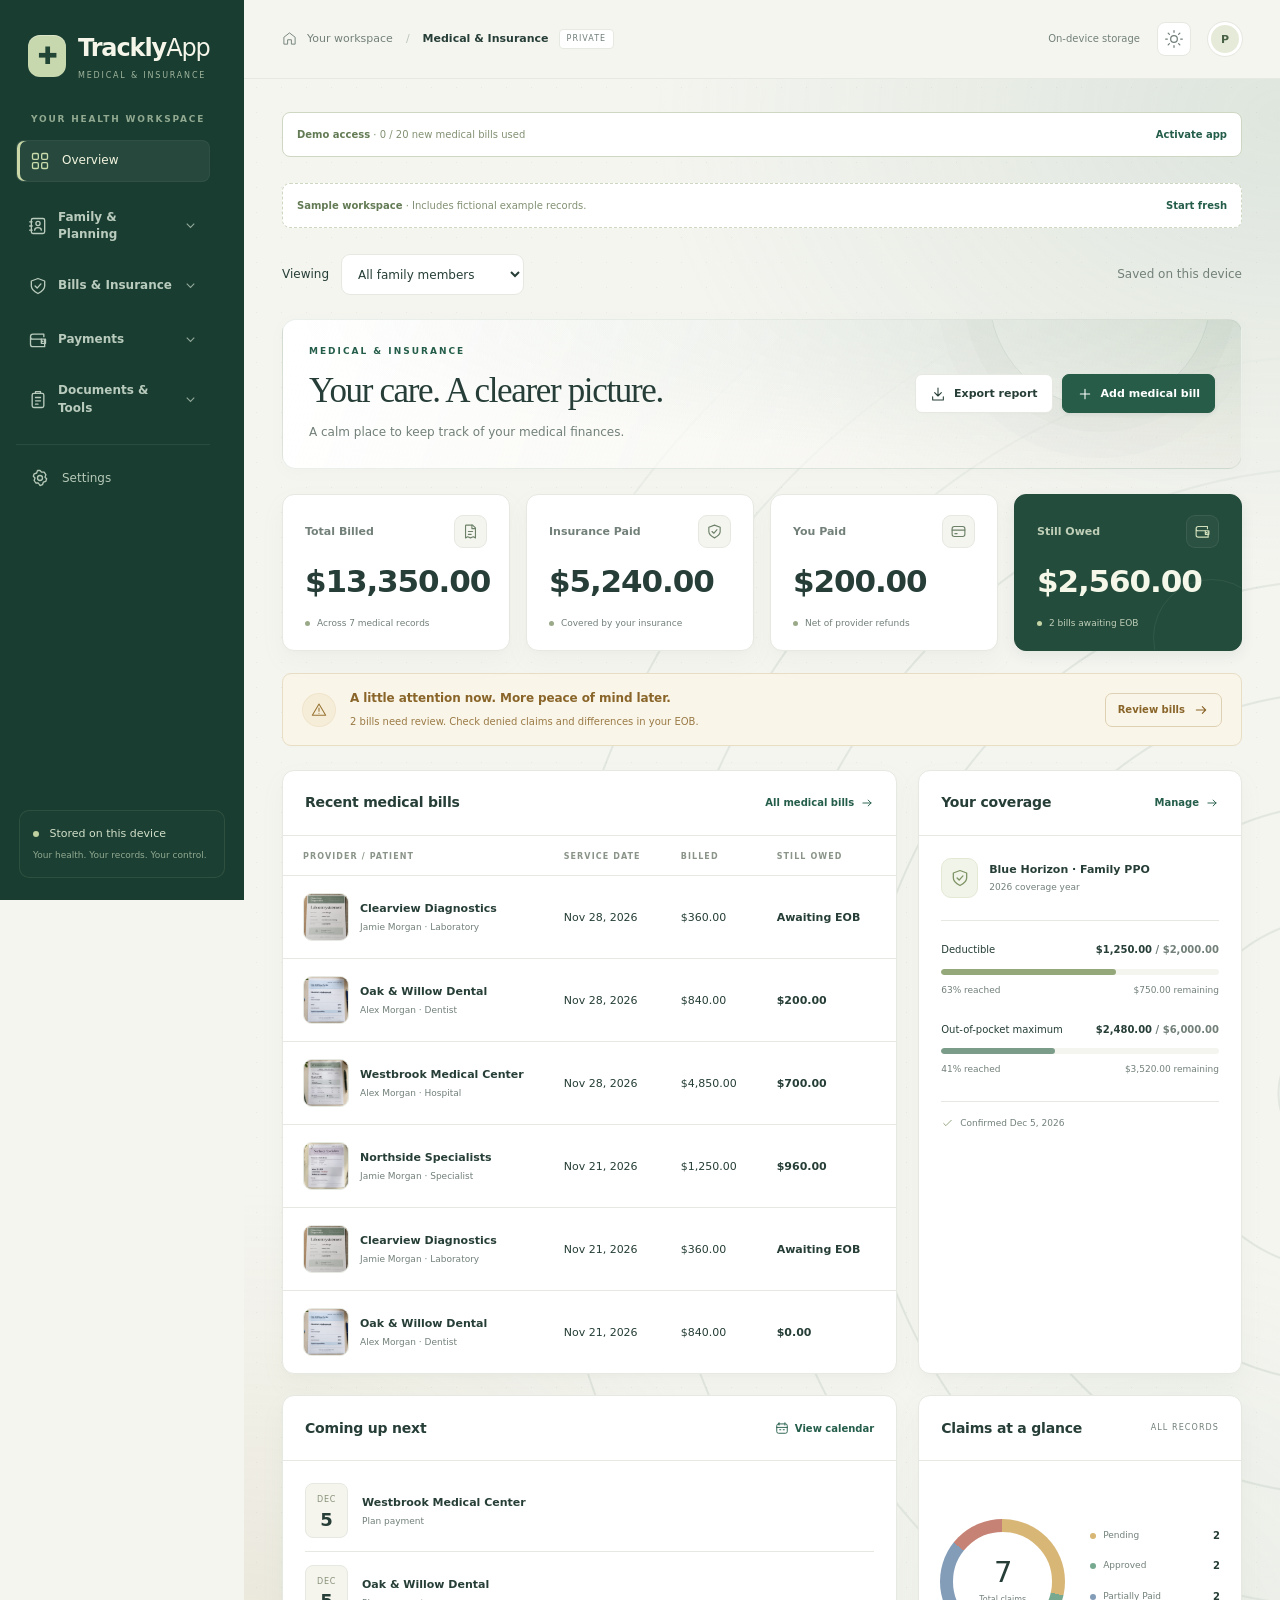
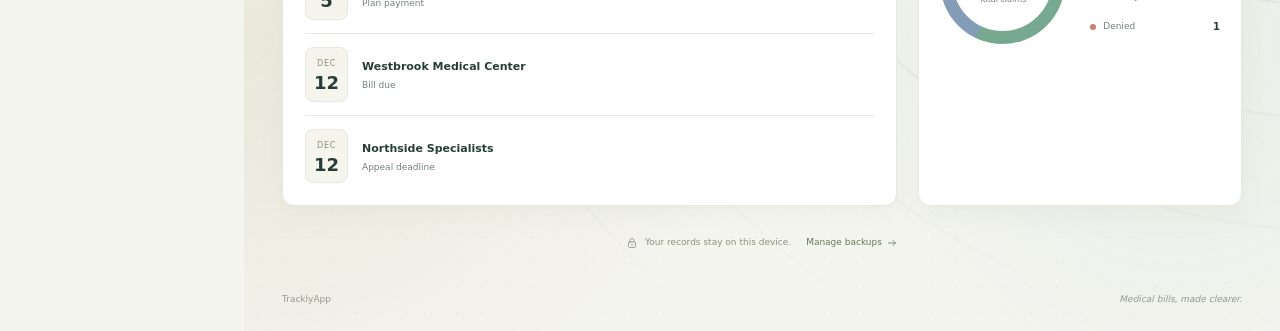
<file: index.html>
<!doctype html>
<html lang="en"><head><meta charset="utf-8"><meta name="viewport" content="width=device-width, initial-scale=1"><meta name="theme-color" content="#193d31"><meta name="description" content="Private, offline medical bills and insurance claim tracking."><link rel="manifest" href="./manifest.webmanifest"><link rel="icon" href="./icon.svg" type="image/svg+xml"><link rel="stylesheet" href="./styles.css"><title>TracklyApp · Medical & Insurance</title><script src="./sample-photos.js" defer></script><script src="./core.js" defer></script><script src="./vendor/pdf-lib.min.js" defer></script><script src="./vendor/fontkit.umd.min.js" defer></script><script src="./vendor/tesseract.min.js" defer></script><script src="./secure-store.js" defer></script><script src="./feature-data.js" defer></script><script src="./feature-pdf.js" defer></script><script src="./features.js" defer></script><script src="./app.js" defer></script></head>
<body>
<aside class="sidebar"><div class="mobile-nav-header"><a class="mobile-brand" href="#dashboard" aria-label="TracklyApp overview"><span class="brand-icon" aria-hidden="true">✚</span>TracklyApp</a><button type="button" class="mobile-menu-toggle" id="mobile-menu-toggle" data-action="mobile-menu" aria-controls="nav" aria-expanded="false" aria-label="Open navigation menu"><svg class="ui-icon" viewBox="0 0 24 24" fill="none" stroke="currentColor" stroke-width="1.7" stroke-linecap="round" aria-hidden="true"><path d="M4 6h16M4 12h16M4 18h16"/></svg><span id="mobile-menu-label">Menu</span></button></div><a class="brand" href="#dashboard"><span class="brand-icon">✚</span><span>Trackly<span class="brand-light">App</span><small>MEDICAL & INSURANCE</small></span></a><div class="nav-label">YOUR HEALTH WORKSPACE</div><nav id="nav" aria-label="Main navigation"></nav><div class="sidebar-foot"><span class="privacy-dot"></span> Stored on this device<small>Your health. Your records. Your control.</small></div></aside>
<div class="shell"><header class="topbar"><span class="workspace"><svg class="ui-icon" viewBox="0 0 24 24" fill="none" stroke="currentColor" stroke-width="1.5" aria-hidden="true"><path d="m3 10 9-7 9 7v11h-6v-7H9v7H3Z"/></svg><span>Your workspace</span><span class="workspace-divider">/</span><strong>Medical &amp; Insurance</strong><span class="pill">PRIVATE</span></span><div class="top-actions"><span id="offline-status"></span><button id="theme" class="icon-button" aria-label="Toggle light and dark theme"><svg class="ui-icon" viewBox="0 0 24 24" fill="none" stroke="currentColor" stroke-width="1.5" stroke-linecap="round" aria-hidden="true"><circle cx="12" cy="12" r="4"/><path d="M12 2v2M12 20v2M2 12h2M20 12h2M5 5l1.5 1.5m11 11L19 19M5 19l1.5-1.5m11-11L19 5"/></svg></button><button id="install" class="button subtle" hidden>Install app</button><button type="button" class="avatar" data-action="edit-profile" aria-label="Edit profile: Personal" title="Personal · Edit profile">P</button></div></header>
<main id="main" tabindex="-1"></main><footer>TracklyApp <span>Medical bills, made clearer.</span></footer></div>
<dialog id="dialog"><div id="dialog-content"></div></dialog><div id="toast" role="status" aria-live="polite"></div>
</body></html>
</file>
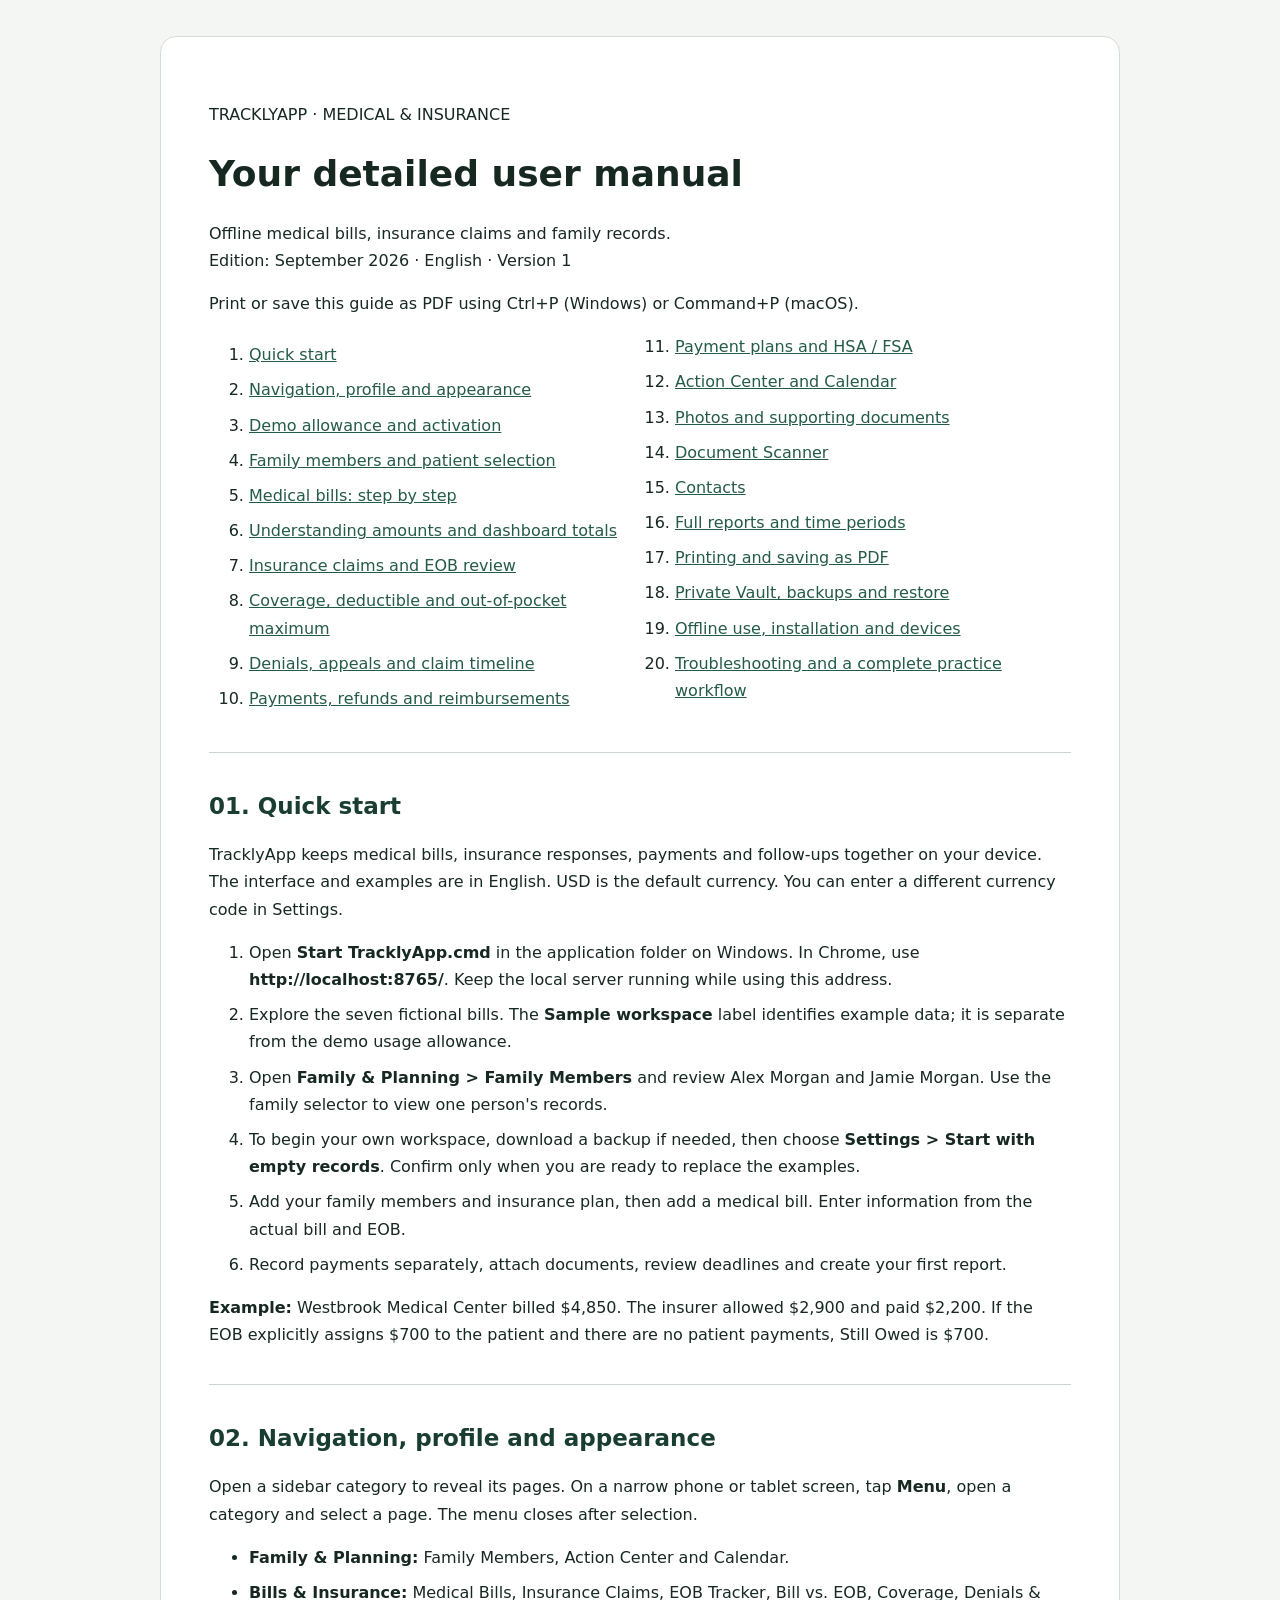
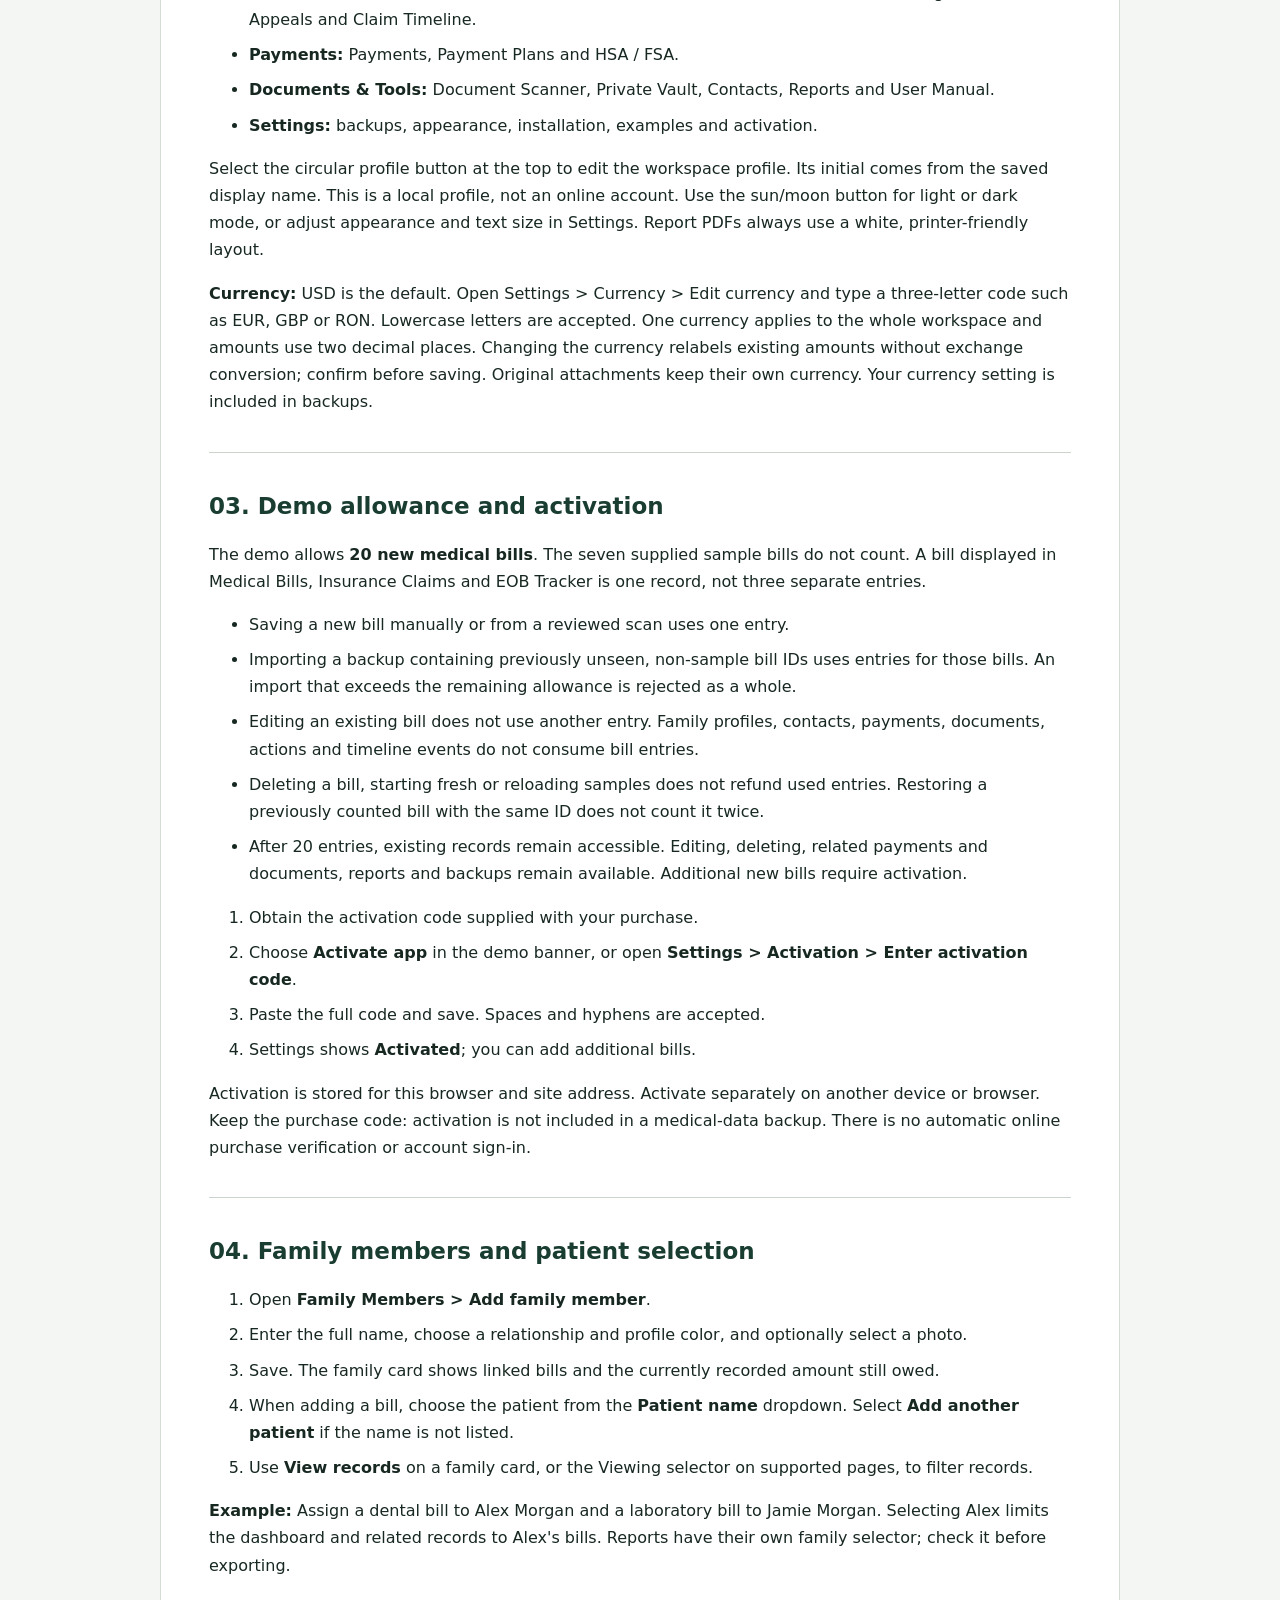
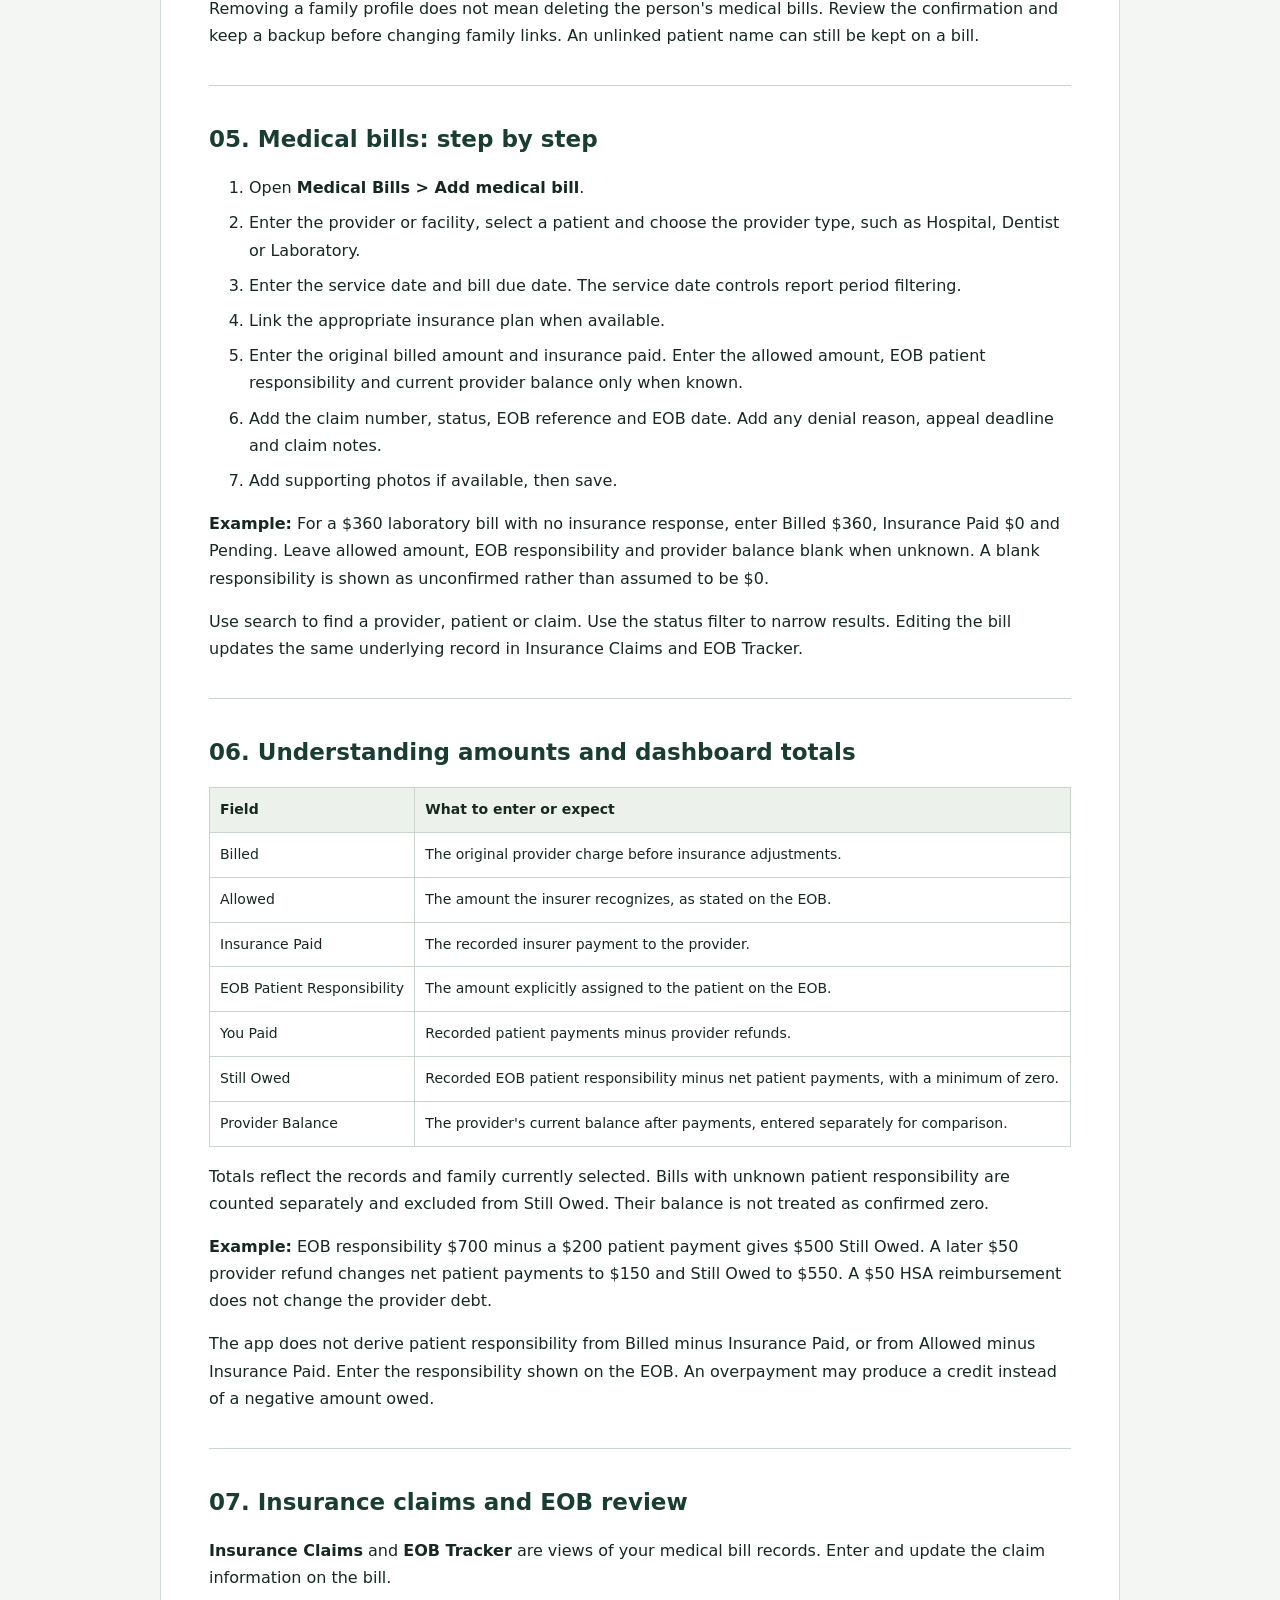
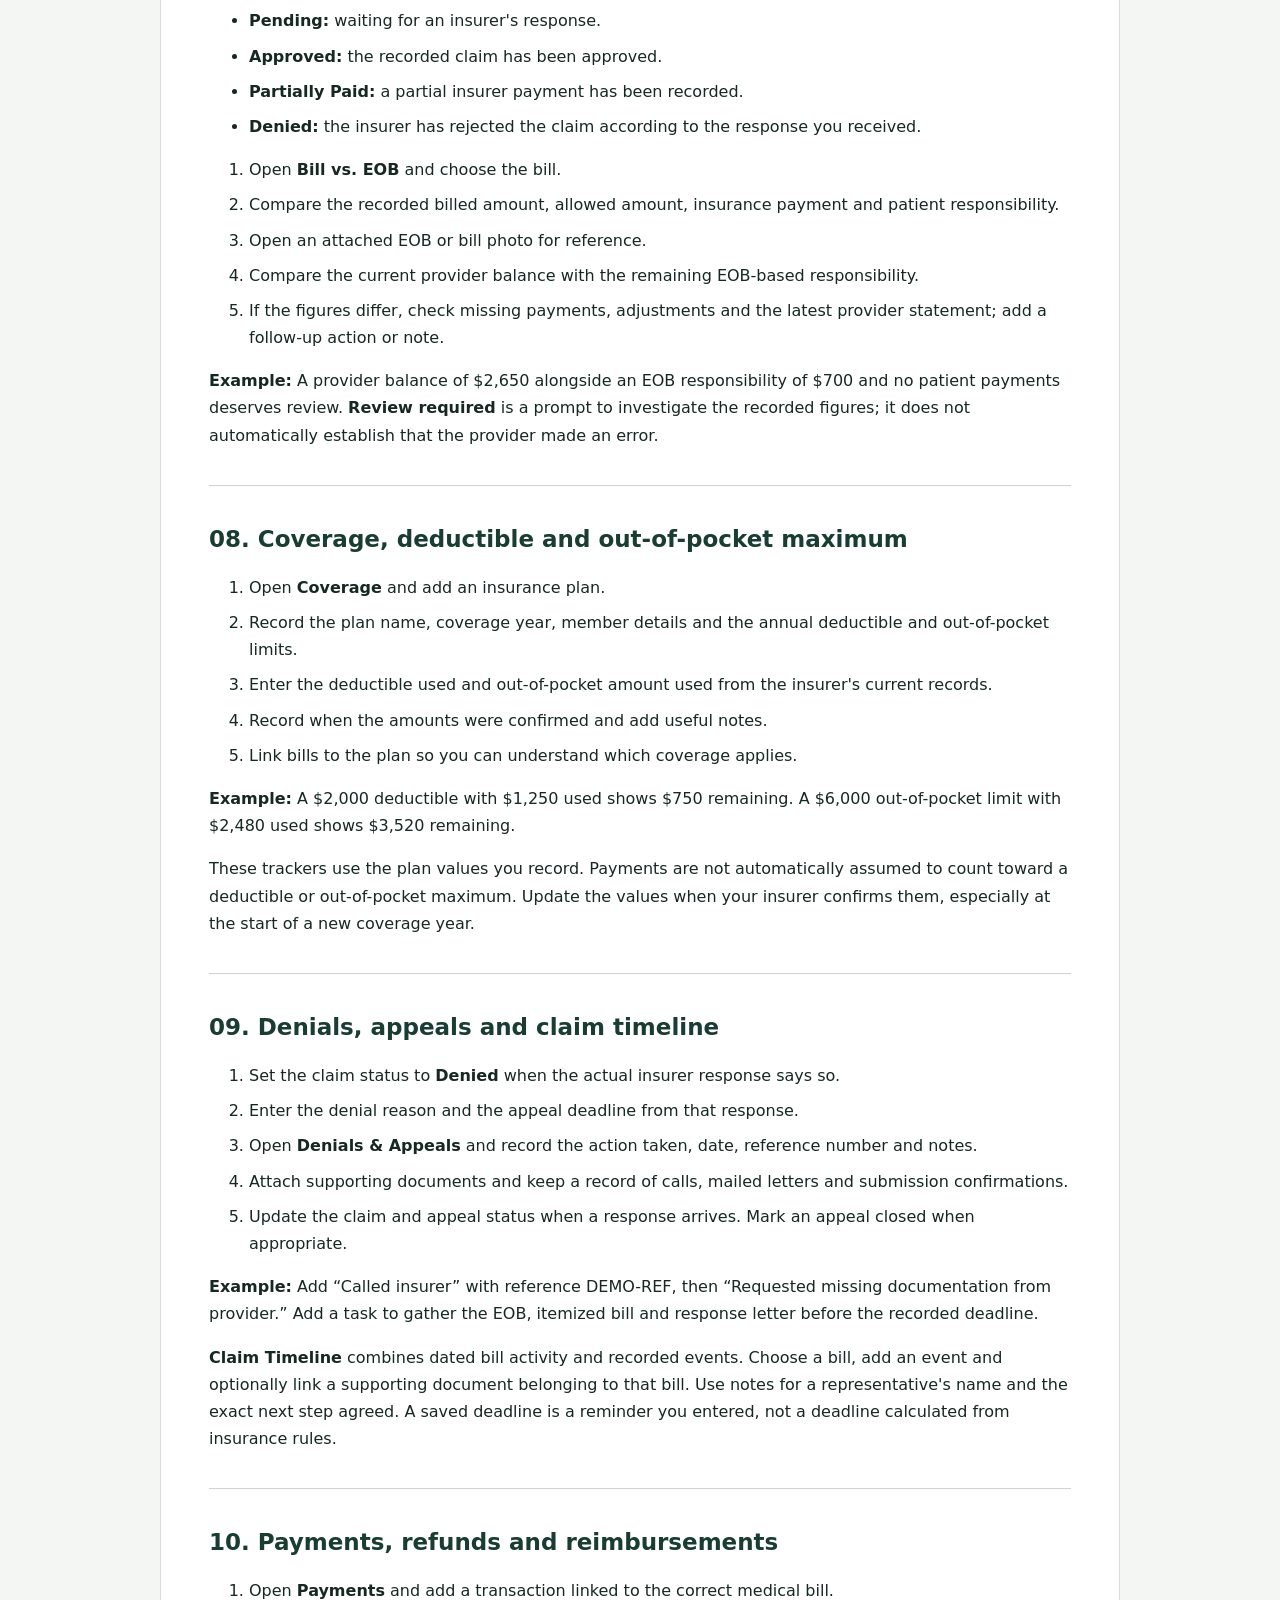
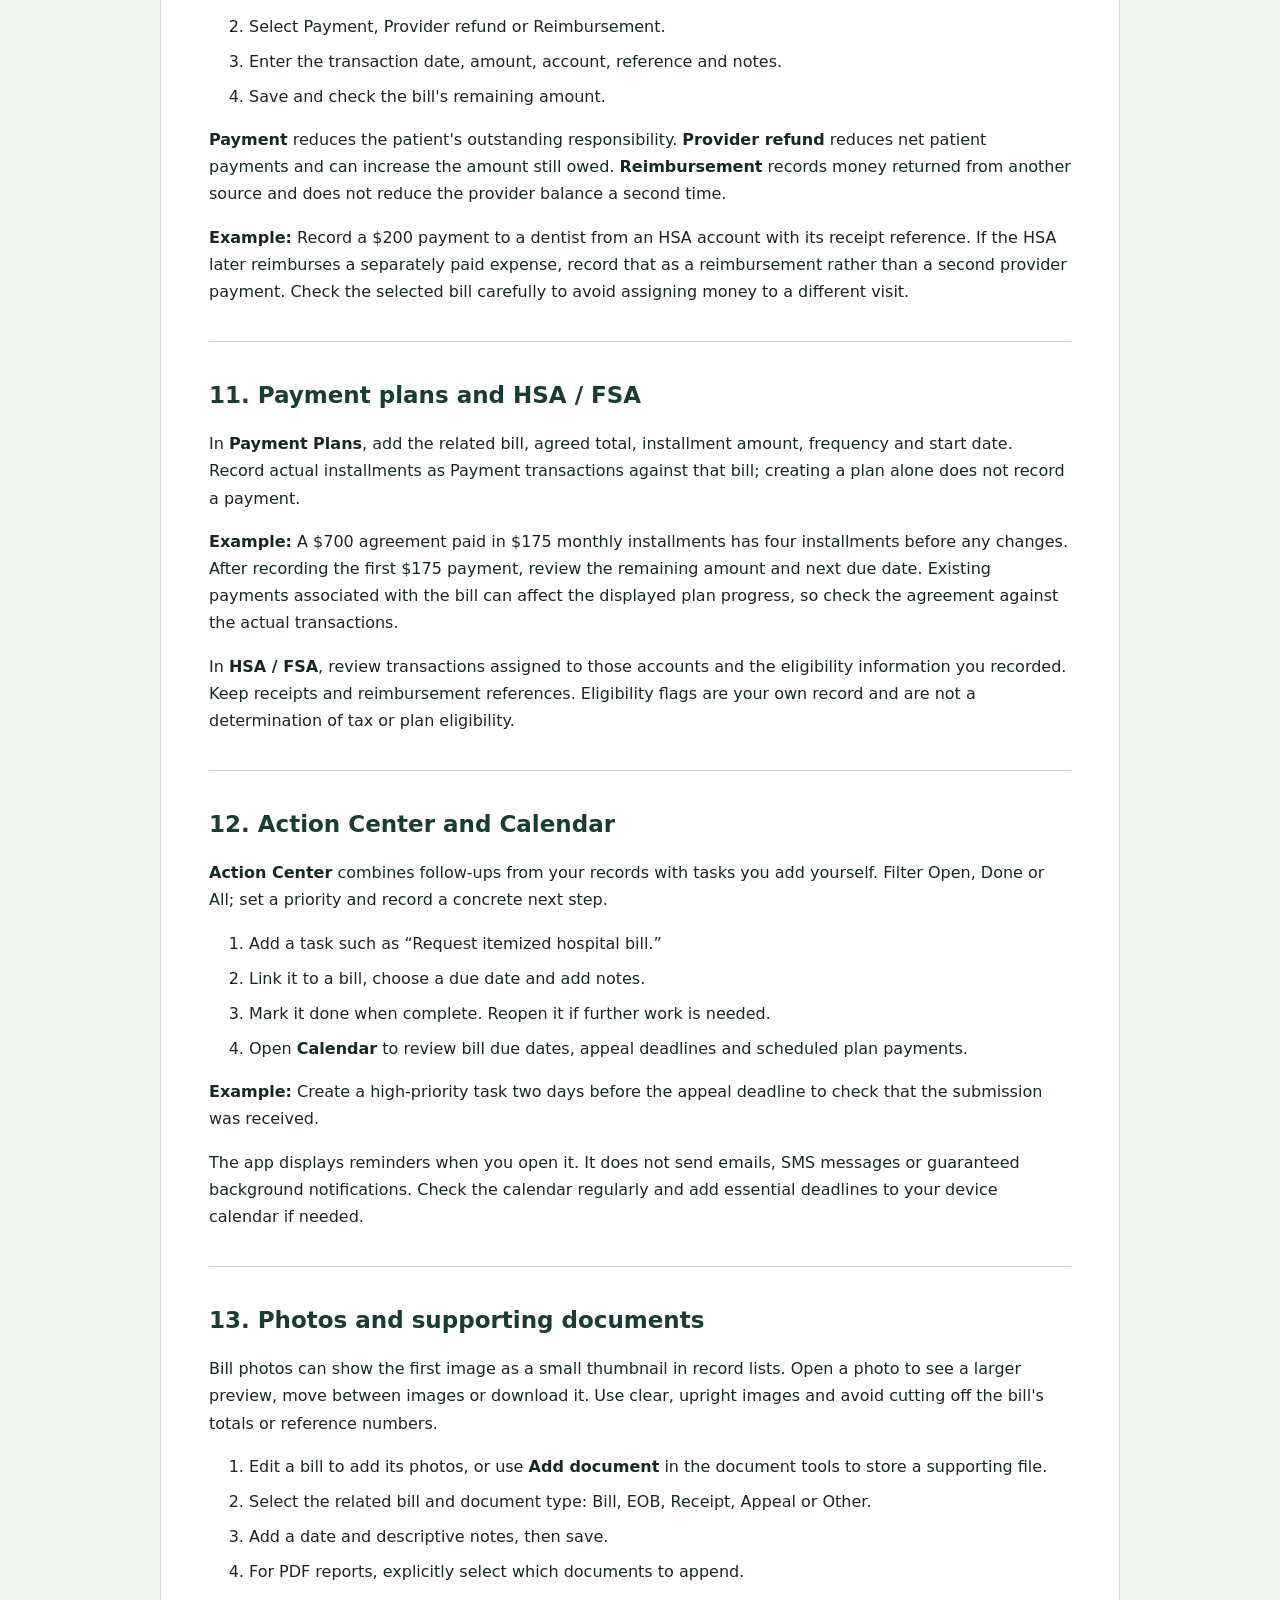
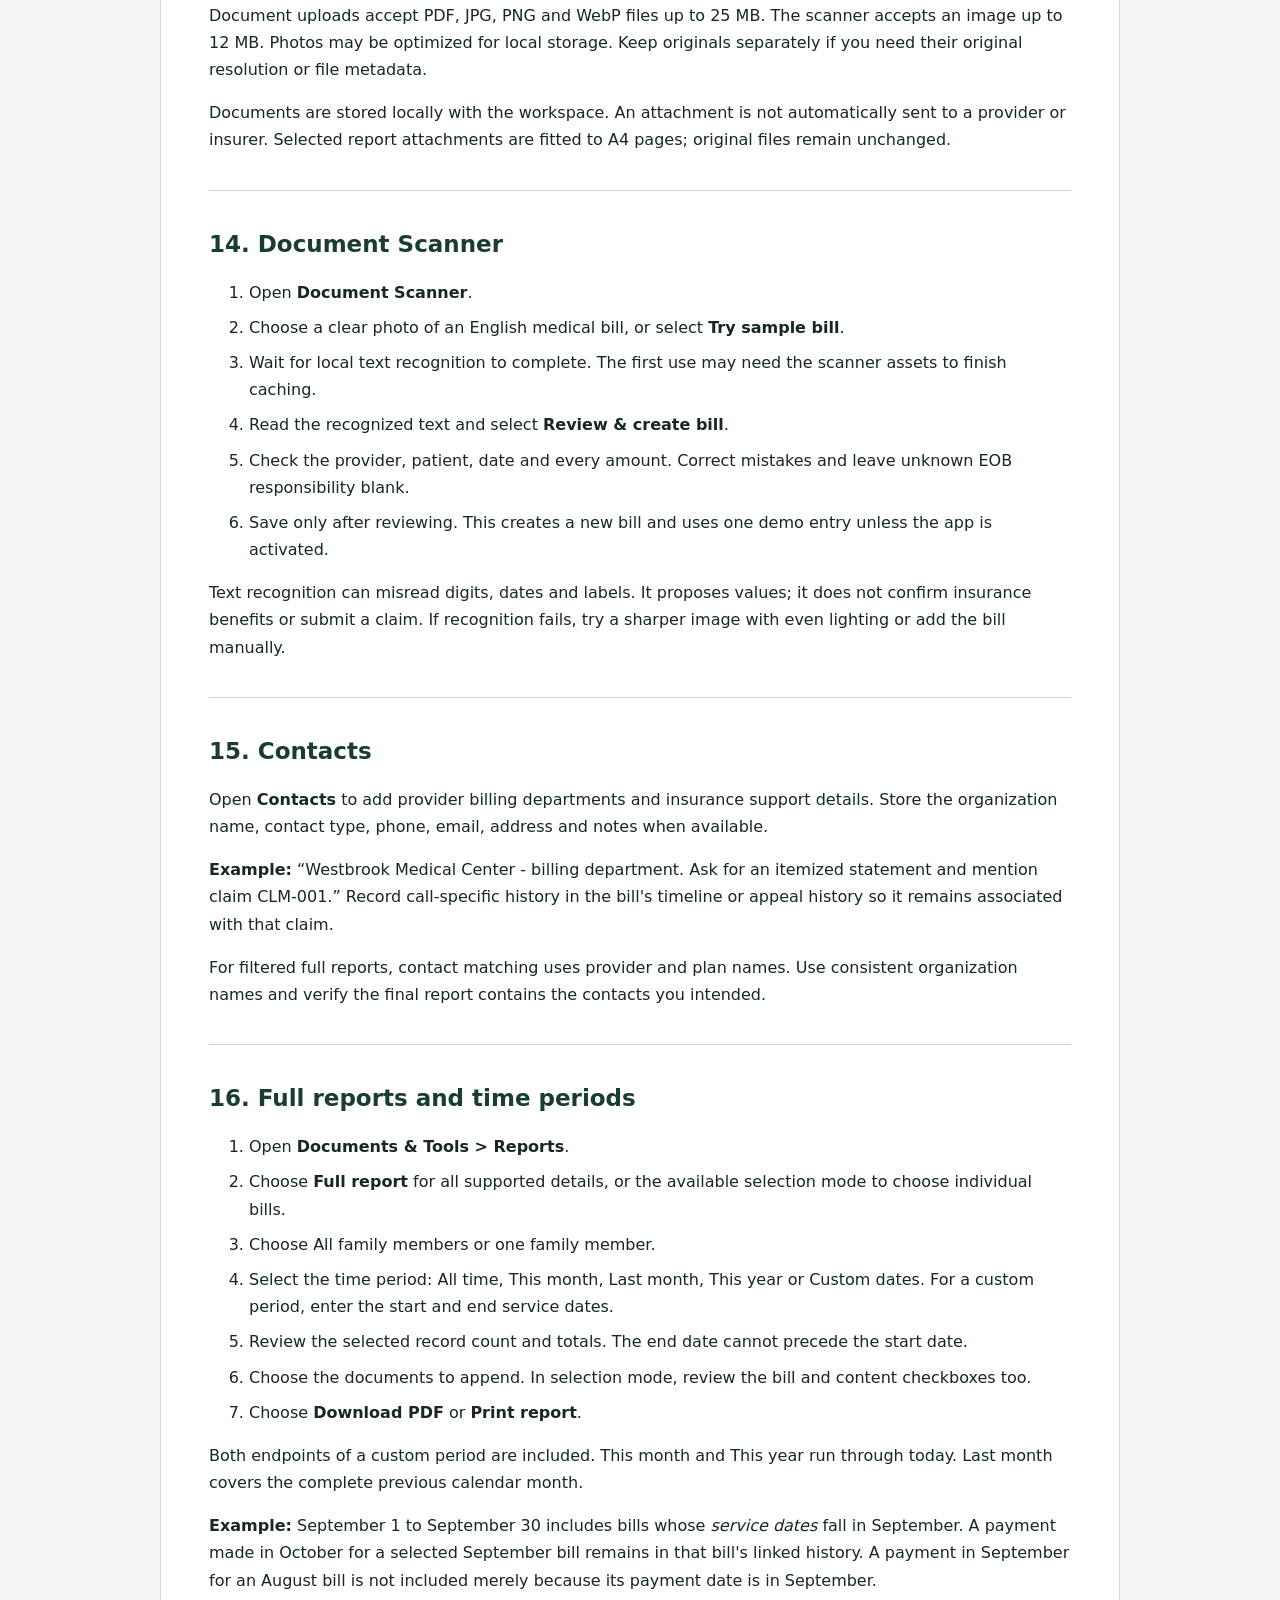
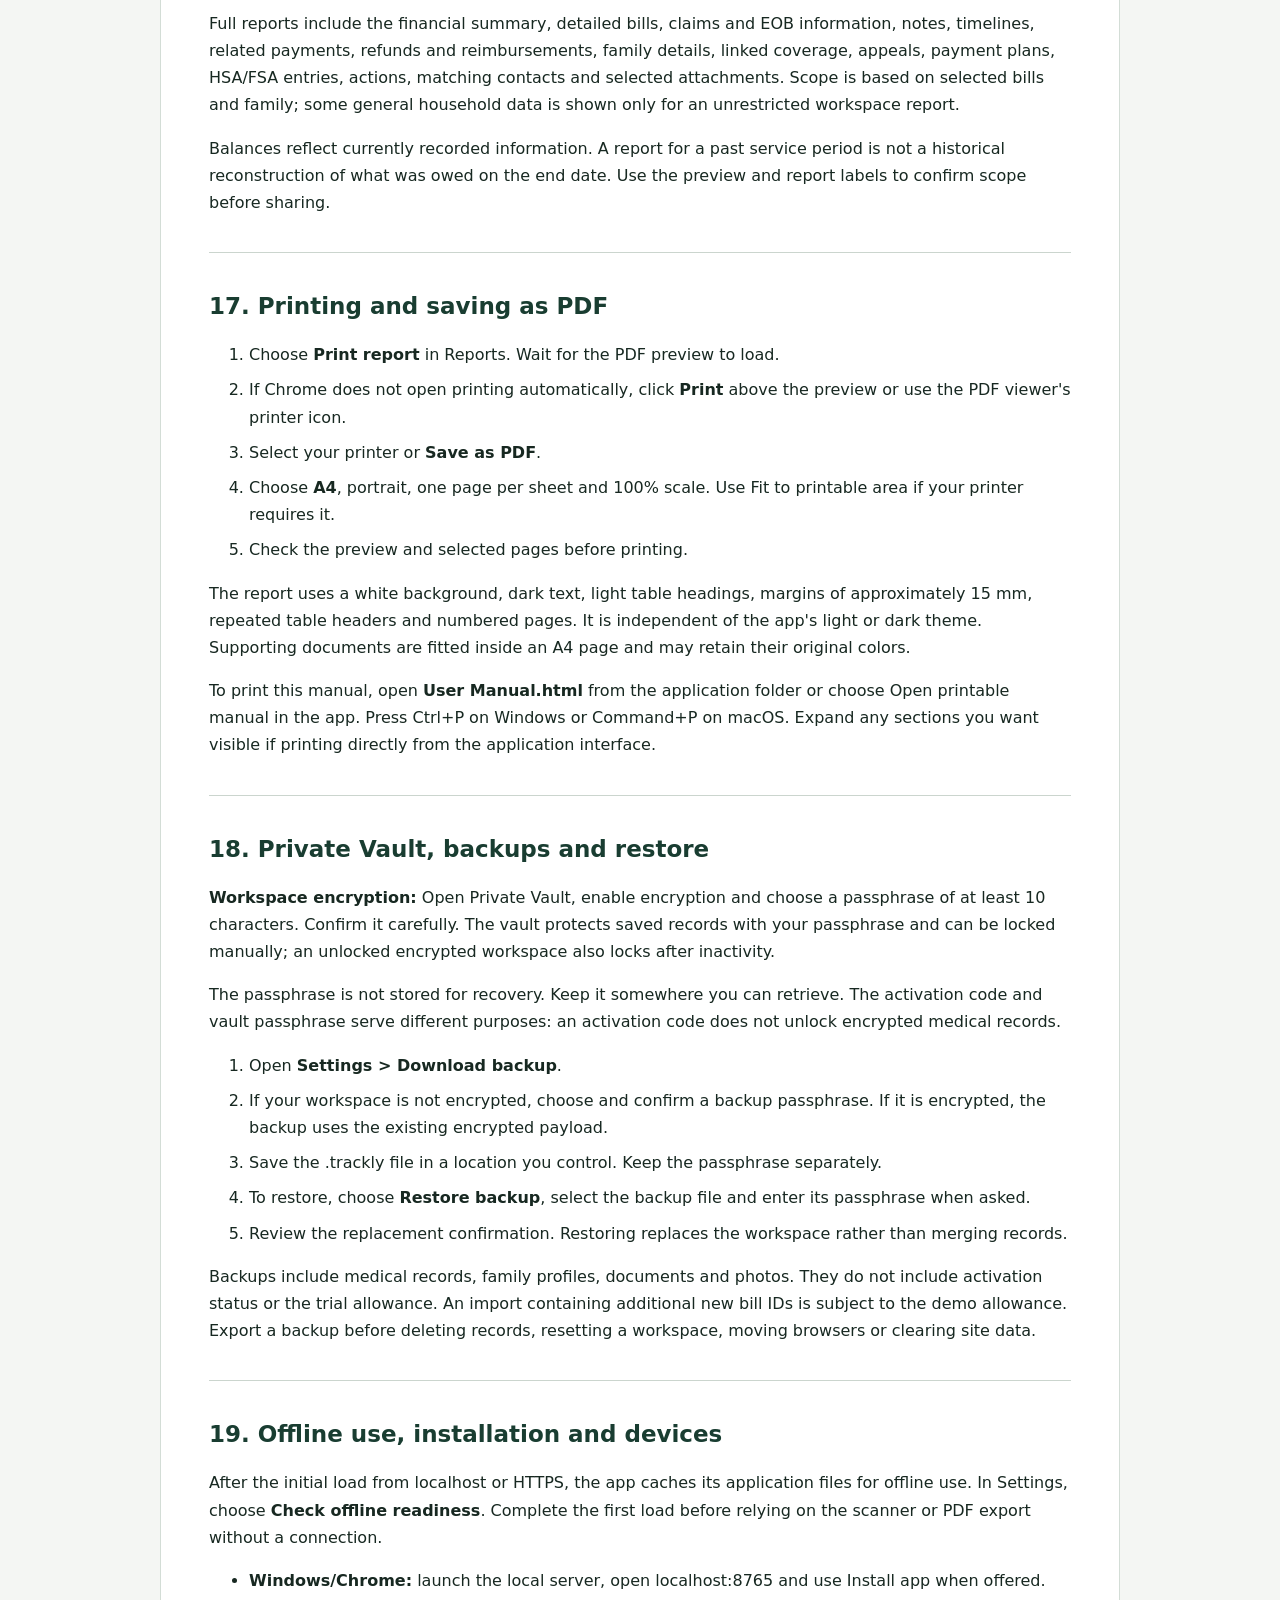
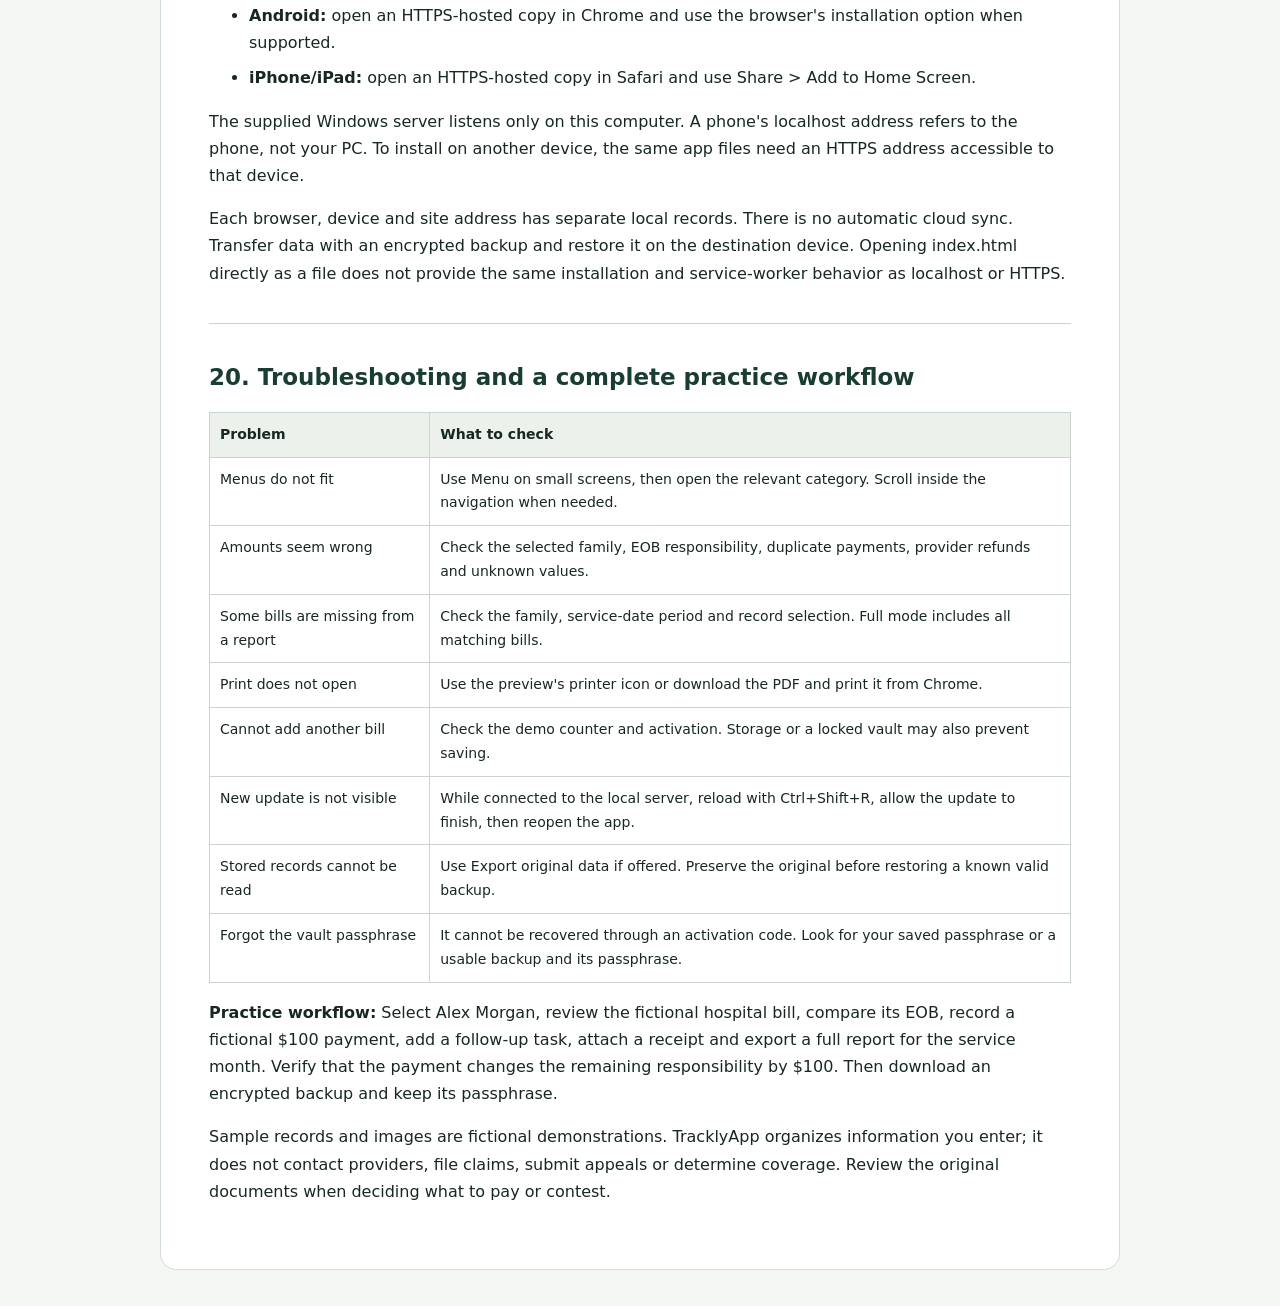
<file: User Manual.html>
<!doctype html><html lang="en"><head><meta charset="utf-8"><meta name="viewport" content="width=device-width,initial-scale=1"><title>TracklyApp - Detailed User Manual</title><style>*{box-sizing:border-box}body{margin:0;background:#f4f6f3;color:#172821;font:16px/1.7 system-ui,Arial,sans-serif}main{max-width:960px;margin:36px auto;padding:48px;background:white;border:1px solid #d3ddd6;border-radius:16px}h1{font-size:36px;line-height:1.2}h2{font-size:23px;line-height:1.3;color:#193d31}a{color:#245b47}section{border-top:1px solid #cbd5ce;margin-top:36px;padding-top:20px}table{width:100%;border-collapse:collapse;font-size:14px}td,th{padding:10px;border:1px solid #cbd5ce;text-align:left;vertical-align:top}th{background:#edf1eb}li{margin:8px 0}.toc{columns:2;column-gap:30px}.toc li{break-inside:avoid}@media(max-width:640px){main{margin:0;padding:22px;border:0;border-radius:0}.toc{columns:1}table{font-size:12px}}@page{size:A4;margin:16mm}@media print{body{background:white;font:10.5pt/1.5 Arial,sans-serif;color:#111}main{max-width:none;margin:0;padding:0;border:0}h1{font-size:25pt}h2{font-size:15pt;color:#111;break-after:avoid}h3,p{orphans:3;widows:3}tr{break-inside:avoid}thead{display:table-header-group}section{margin-top:20pt;padding-top:12pt}a{color:#111;text-decoration:none}.screen-only{display:none}table{font-size:9.5pt}}</style></head><body><main><p>TRACKLYAPP · MEDICAL &amp; INSURANCE</p><h1>Your detailed user manual</h1><p>Offline medical bills, insurance claims and family records.<br>Edition: September 2026 · English · Version 1</p><p class="screen-only">Print or save this guide as PDF using Ctrl+P (Windows) or Command+P (macOS).</p><nav aria-label="Manual contents"><ol class="toc"><li><a href="#guide-1">Quick start</a></li><li><a href="#guide-2">Navigation, profile and appearance</a></li><li><a href="#guide-3">Demo allowance and activation</a></li><li><a href="#guide-4">Family members and patient selection</a></li><li><a href="#guide-5">Medical bills: step by step</a></li><li><a href="#guide-6">Understanding amounts and dashboard totals</a></li><li><a href="#guide-7">Insurance claims and EOB review</a></li><li><a href="#guide-8">Coverage, deductible and out-of-pocket maximum</a></li><li><a href="#guide-9">Denials, appeals and claim timeline</a></li><li><a href="#guide-10">Payments, refunds and reimbursements</a></li><li><a href="#guide-11">Payment plans and HSA / FSA</a></li><li><a href="#guide-12">Action Center and Calendar</a></li><li><a href="#guide-13">Photos and supporting documents</a></li><li><a href="#guide-14">Document Scanner</a></li><li><a href="#guide-15">Contacts</a></li><li><a href="#guide-16">Full reports and time periods</a></li><li><a href="#guide-17">Printing and saving as PDF</a></li><li><a href="#guide-18">Private Vault, backups and restore</a></li><li><a href="#guide-19">Offline use, installation and devices</a></li><li><a href="#guide-20">Troubleshooting and a complete practice workflow</a></li></ol></nav><section class="manual-chapter" id="guide-1"><h2>01. Quick start</h2><p>TracklyApp keeps medical bills, insurance responses, payments and follow-ups together on your device. The interface and examples are in English. USD is the default currency. You can enter a different currency code in Settings.</p><ol><li>Open <strong>Start TracklyApp.cmd</strong> in the application folder on Windows. In Chrome, use <strong>http://localhost:8765/</strong>. Keep the local server running while using this address.</li><li>Explore the seven fictional bills. The <strong>Sample workspace</strong> label identifies example data; it is separate from the demo usage allowance.</li><li>Open <strong>Family &amp; Planning &gt; Family Members</strong> and review Alex Morgan and Jamie Morgan. Use the family selector to view one person's records.</li><li>To begin your own workspace, download a backup if needed, then choose <strong>Settings &gt; Start with empty records</strong>. Confirm only when you are ready to replace the examples.</li><li>Add your family members and insurance plan, then add a medical bill. Enter information from the actual bill and EOB.</li><li>Record payments separately, attach documents, review deadlines and create your first report.</li></ol><p><strong>Example:</strong> Westbrook Medical Center billed $4,850. The insurer allowed $2,900 and paid $2,200. If the EOB explicitly assigns $700 to the patient and there are no patient payments, Still Owed is $700.</p></section>
<section class="manual-chapter" id="guide-2"><h2>02. Navigation, profile and appearance</h2><p>Open a sidebar category to reveal its pages. On a narrow phone or tablet screen, tap <strong>Menu</strong>, open a category and select a page. The menu closes after selection.</p><ul><li><strong>Family &amp; Planning:</strong> Family Members, Action Center and Calendar.</li><li><strong>Bills &amp; Insurance:</strong> Medical Bills, Insurance Claims, EOB Tracker, Bill vs. EOB, Coverage, Denials &amp; Appeals and Claim Timeline.</li><li><strong>Payments:</strong> Payments, Payment Plans and HSA / FSA.</li><li><strong>Documents &amp; Tools:</strong> Document Scanner, Private Vault, Contacts, Reports and User Manual.</li><li><strong>Settings:</strong> backups, appearance, installation, examples and activation.</li></ul><p>Select the circular profile button at the top to edit the workspace profile. Its initial comes from the saved display name. This is a local profile, not an online account. Use the sun/moon button for light or dark mode, or adjust appearance and text size in Settings. Report PDFs always use a white, printer-friendly layout.</p><p><strong>Currency:</strong> USD is the default. Open Settings &gt; Currency &gt; Edit currency and type a three-letter code such as EUR, GBP or RON. Lowercase letters are accepted. One currency applies to the whole workspace and amounts use two decimal places. Changing the currency relabels existing amounts without exchange conversion; confirm before saving. Original attachments keep their own currency. Your currency setting is included in backups.</p></section>
<section class="manual-chapter" id="guide-3"><h2>03. Demo allowance and activation</h2><p>The demo allows <strong>20 new medical bills</strong>. The seven supplied sample bills do not count. A bill displayed in Medical Bills, Insurance Claims and EOB Tracker is one record, not three separate entries.</p><ul><li>Saving a new bill manually or from a reviewed scan uses one entry.</li><li>Importing a backup containing previously unseen, non-sample bill IDs uses entries for those bills. An import that exceeds the remaining allowance is rejected as a whole.</li><li>Editing an existing bill does not use another entry. Family profiles, contacts, payments, documents, actions and timeline events do not consume bill entries.</li><li>Deleting a bill, starting fresh or reloading samples does not refund used entries. Restoring a previously counted bill with the same ID does not count it twice.</li><li>After 20 entries, existing records remain accessible. Editing, deleting, related payments and documents, reports and backups remain available. Additional new bills require activation.</li></ul><ol><li>Obtain the activation code supplied with your purchase.</li><li>Choose <strong>Activate app</strong> in the demo banner, or open <strong>Settings &gt; Activation &gt; Enter activation code</strong>.</li><li>Paste the full code and save. Spaces and hyphens are accepted.</li><li>Settings shows <strong>Activated</strong>; you can add additional bills.</li></ol><p>Activation is stored for this browser and site address. Activate separately on another device or browser. Keep the purchase code: activation is not included in a medical-data backup. There is no automatic online purchase verification or account sign-in.</p></section>
<section class="manual-chapter" id="guide-4"><h2>04. Family members and patient selection</h2><ol><li>Open <strong>Family Members &gt; Add family member</strong>.</li><li>Enter the full name, choose a relationship and profile color, and optionally select a photo.</li><li>Save. The family card shows linked bills and the currently recorded amount still owed.</li><li>When adding a bill, choose the patient from the <strong>Patient name</strong> dropdown. Select <strong>Add another patient</strong> if the name is not listed.</li><li>Use <strong>View records</strong> on a family card, or the Viewing selector on supported pages, to filter records.</li></ol><p><strong>Example:</strong> Assign a dental bill to Alex Morgan and a laboratory bill to Jamie Morgan. Selecting Alex limits the dashboard and related records to Alex's bills. Reports have their own family selector; check it before exporting.</p><p>Removing a family profile does not mean deleting the person's medical bills. Review the confirmation and keep a backup before changing family links. An unlinked patient name can still be kept on a bill.</p></section>
<section class="manual-chapter" id="guide-5"><h2>05. Medical bills: step by step</h2><ol><li>Open <strong>Medical Bills &gt; Add medical bill</strong>.</li><li>Enter the provider or facility, select a patient and choose the provider type, such as Hospital, Dentist or Laboratory.</li><li>Enter the service date and bill due date. The service date controls report period filtering.</li><li>Link the appropriate insurance plan when available.</li><li>Enter the original billed amount and insurance paid. Enter the allowed amount, EOB patient responsibility and current provider balance only when known.</li><li>Add the claim number, status, EOB reference and EOB date. Add any denial reason, appeal deadline and claim notes.</li><li>Add supporting photos if available, then save.</li></ol><p><strong>Example:</strong> For a $360 laboratory bill with no insurance response, enter Billed $360, Insurance Paid $0 and Pending. Leave allowed amount, EOB responsibility and provider balance blank when unknown. A blank responsibility is shown as unconfirmed rather than assumed to be $0.</p><p>Use search to find a provider, patient or claim. Use the status filter to narrow results. Editing the bill updates the same underlying record in Insurance Claims and EOB Tracker.</p></section>
<section class="manual-chapter" id="guide-6"><h2>06. Understanding amounts and dashboard totals</h2><table><thead><tr><th>Field</th><th>What to enter or expect</th></tr></thead><tbody><tr><td>Billed</td><td>The original provider charge before insurance adjustments.</td></tr><tr><td>Allowed</td><td>The amount the insurer recognizes, as stated on the EOB.</td></tr><tr><td>Insurance Paid</td><td>The recorded insurer payment to the provider.</td></tr><tr><td>EOB Patient Responsibility</td><td>The amount explicitly assigned to the patient on the EOB.</td></tr><tr><td>You Paid</td><td>Recorded patient payments minus provider refunds.</td></tr><tr><td>Still Owed</td><td>Recorded EOB patient responsibility minus net patient payments, with a minimum of zero.</td></tr><tr><td>Provider Balance</td><td>The provider's current balance after payments, entered separately for comparison.</td></tr></tbody></table><p>Totals reflect the records and family currently selected. Bills with unknown patient responsibility are counted separately and excluded from Still Owed. Their balance is not treated as confirmed zero.</p><p><strong>Example:</strong> EOB responsibility $700 minus a $200 patient payment gives $500 Still Owed. A later $50 provider refund changes net patient payments to $150 and Still Owed to $550. A $50 HSA reimbursement does not change the provider debt.</p><p>The app does not derive patient responsibility from Billed minus Insurance Paid, or from Allowed minus Insurance Paid. Enter the responsibility shown on the EOB. An overpayment may produce a credit instead of a negative amount owed.</p></section>
<section class="manual-chapter" id="guide-7"><h2>07. Insurance claims and EOB review</h2><p><strong>Insurance Claims</strong> and <strong>EOB Tracker</strong> are views of your medical bill records. Enter and update the claim information on the bill.</p><ul><li><strong>Pending:</strong> waiting for an insurer's response.</li><li><strong>Approved:</strong> the recorded claim has been approved.</li><li><strong>Partially Paid:</strong> a partial insurer payment has been recorded.</li><li><strong>Denied:</strong> the insurer has rejected the claim according to the response you received.</li></ul><ol><li>Open <strong>Bill vs. EOB</strong> and choose the bill.</li><li>Compare the recorded billed amount, allowed amount, insurance payment and patient responsibility.</li><li>Open an attached EOB or bill photo for reference.</li><li>Compare the current provider balance with the remaining EOB-based responsibility.</li><li>If the figures differ, check missing payments, adjustments and the latest provider statement; add a follow-up action or note.</li></ol><p><strong>Example:</strong> A provider balance of $2,650 alongside an EOB responsibility of $700 and no patient payments deserves review. <strong>Review required</strong> is a prompt to investigate the recorded figures; it does not automatically establish that the provider made an error.</p></section>
<section class="manual-chapter" id="guide-8"><h2>08. Coverage, deductible and out-of-pocket maximum</h2><ol><li>Open <strong>Coverage</strong> and add an insurance plan.</li><li>Record the plan name, coverage year, member details and the annual deductible and out-of-pocket limits.</li><li>Enter the deductible used and out-of-pocket amount used from the insurer's current records.</li><li>Record when the amounts were confirmed and add useful notes.</li><li>Link bills to the plan so you can understand which coverage applies.</li></ol><p><strong>Example:</strong> A $2,000 deductible with $1,250 used shows $750 remaining. A $6,000 out-of-pocket limit with $2,480 used shows $3,520 remaining.</p><p>These trackers use the plan values you record. Payments are not automatically assumed to count toward a deductible or out-of-pocket maximum. Update the values when your insurer confirms them, especially at the start of a new coverage year.</p></section>
<section class="manual-chapter" id="guide-9"><h2>09. Denials, appeals and claim timeline</h2><ol><li>Set the claim status to <strong>Denied</strong> when the actual insurer response says so.</li><li>Enter the denial reason and the appeal deadline from that response.</li><li>Open <strong>Denials &amp; Appeals</strong> and record the action taken, date, reference number and notes.</li><li>Attach supporting documents and keep a record of calls, mailed letters and submission confirmations.</li><li>Update the claim and appeal status when a response arrives. Mark an appeal closed when appropriate.</li></ol><p><strong>Example:</strong> Add “Called insurer” with reference DEMO-REF, then “Requested missing documentation from provider.” Add a task to gather the EOB, itemized bill and response letter before the recorded deadline.</p><p><strong>Claim Timeline</strong> combines dated bill activity and recorded events. Choose a bill, add an event and optionally link a supporting document belonging to that bill. Use notes for a representative's name and the exact next step agreed. A saved deadline is a reminder you entered, not a deadline calculated from insurance rules.</p></section>
<section class="manual-chapter" id="guide-10"><h2>10. Payments, refunds and reimbursements</h2><ol><li>Open <strong>Payments</strong> and add a transaction linked to the correct medical bill.</li><li>Select Payment, Provider refund or Reimbursement.</li><li>Enter the transaction date, amount, account, reference and notes.</li><li>Save and check the bill's remaining amount.</li></ol><p><strong>Payment</strong> reduces the patient's outstanding responsibility. <strong>Provider refund</strong> reduces net patient payments and can increase the amount still owed. <strong>Reimbursement</strong> records money returned from another source and does not reduce the provider balance a second time.</p><p><strong>Example:</strong> Record a $200 payment to a dentist from an HSA account with its receipt reference. If the HSA later reimburses a separately paid expense, record that as a reimbursement rather than a second provider payment. Check the selected bill carefully to avoid assigning money to a different visit.</p></section>
<section class="manual-chapter" id="guide-11"><h2>11. Payment plans and HSA / FSA</h2><p>In <strong>Payment Plans</strong>, add the related bill, agreed total, installment amount, frequency and start date. Record actual installments as Payment transactions against that bill; creating a plan alone does not record a payment.</p><p><strong>Example:</strong> A $700 agreement paid in $175 monthly installments has four installments before any changes. After recording the first $175 payment, review the remaining amount and next due date. Existing payments associated with the bill can affect the displayed plan progress, so check the agreement against the actual transactions.</p><p>In <strong>HSA / FSA</strong>, review transactions assigned to those accounts and the eligibility information you recorded. Keep receipts and reimbursement references. Eligibility flags are your own record and are not a determination of tax or plan eligibility.</p></section>
<section class="manual-chapter" id="guide-12"><h2>12. Action Center and Calendar</h2><p><strong>Action Center</strong> combines follow-ups from your records with tasks you add yourself. Filter Open, Done or All; set a priority and record a concrete next step.</p><ol><li>Add a task such as “Request itemized hospital bill.”</li><li>Link it to a bill, choose a due date and add notes.</li><li>Mark it done when complete. Reopen it if further work is needed.</li><li>Open <strong>Calendar</strong> to review bill due dates, appeal deadlines and scheduled plan payments.</li></ol><p><strong>Example:</strong> Create a high-priority task two days before the appeal deadline to check that the submission was received.</p><p>The app displays reminders when you open it. It does not send emails, SMS messages or guaranteed background notifications. Check the calendar regularly and add essential deadlines to your device calendar if needed.</p></section>
<section class="manual-chapter" id="guide-13"><h2>13. Photos and supporting documents</h2><p>Bill photos can show the first image as a small thumbnail in record lists. Open a photo to see a larger preview, move between images or download it. Use clear, upright images and avoid cutting off the bill's totals or reference numbers.</p><ol><li>Edit a bill to add its photos, or use <strong>Add document</strong> in the document tools to store a supporting file.</li><li>Select the related bill and document type: Bill, EOB, Receipt, Appeal or Other.</li><li>Add a date and descriptive notes, then save.</li><li>For PDF reports, explicitly select which documents to append.</li></ol><p>Document uploads accept PDF, JPG, PNG and WebP files up to 25 MB. The scanner accepts an image up to 12 MB. Photos may be optimized for local storage. Keep originals separately if you need their original resolution or file metadata.</p><p>Documents are stored locally with the workspace. An attachment is not automatically sent to a provider or insurer. Selected report attachments are fitted to A4 pages; original files remain unchanged.</p></section>
<section class="manual-chapter" id="guide-14"><h2>14. Document Scanner</h2><ol><li>Open <strong>Document Scanner</strong>.</li><li>Choose a clear photo of an English medical bill, or select <strong>Try sample bill</strong>.</li><li>Wait for local text recognition to complete. The first use may need the scanner assets to finish caching.</li><li>Read the recognized text and select <strong>Review &amp; create bill</strong>.</li><li>Check the provider, patient, date and every amount. Correct mistakes and leave unknown EOB responsibility blank.</li><li>Save only after reviewing. This creates a new bill and uses one demo entry unless the app is activated.</li></ol><p>Text recognition can misread digits, dates and labels. It proposes values; it does not confirm insurance benefits or submit a claim. If recognition fails, try a sharper image with even lighting or add the bill manually.</p></section>
<section class="manual-chapter" id="guide-15"><h2>15. Contacts</h2><p>Open <strong>Contacts</strong> to add provider billing departments and insurance support details. Store the organization name, contact type, phone, email, address and notes when available.</p><p><strong>Example:</strong> “Westbrook Medical Center - billing department. Ask for an itemized statement and mention claim CLM-001.” Record call-specific history in the bill's timeline or appeal history so it remains associated with that claim.</p><p>For filtered full reports, contact matching uses provider and plan names. Use consistent organization names and verify the final report contains the contacts you intended.</p></section>
<section class="manual-chapter" id="guide-16"><h2>16. Full reports and time periods</h2><ol><li>Open <strong>Documents &amp; Tools &gt; Reports</strong>.</li><li>Choose <strong>Full report</strong> for all supported details, or the available selection mode to choose individual bills.</li><li>Choose All family members or one family member.</li><li>Select the time period: All time, This month, Last month, This year or Custom dates. For a custom period, enter the start and end service dates.</li><li>Review the selected record count and totals. The end date cannot precede the start date.</li><li>Choose the documents to append. In selection mode, review the bill and content checkboxes too.</li><li>Choose <strong>Download PDF</strong> or <strong>Print report</strong>.</li></ol><p>Both endpoints of a custom period are included. This month and This year run through today. Last month covers the complete previous calendar month.</p><p><strong>Example:</strong> September 1 to September 30 includes bills whose <em>service dates</em> fall in September. A payment made in October for a selected September bill remains in that bill's linked history. A payment in September for an August bill is not included merely because its payment date is in September.</p><p>Full reports include the financial summary, detailed bills, claims and EOB information, notes, timelines, related payments, refunds and reimbursements, family details, linked coverage, appeals, payment plans, HSA/FSA entries, actions, matching contacts and selected attachments. Scope is based on selected bills and family; some general household data is shown only for an unrestricted workspace report.</p><p>Balances reflect currently recorded information. A report for a past service period is not a historical reconstruction of what was owed on the end date. Use the preview and report labels to confirm scope before sharing.</p></section>
<section class="manual-chapter" id="guide-17"><h2>17. Printing and saving as PDF</h2><ol><li>Choose <strong>Print report</strong> in Reports. Wait for the PDF preview to load.</li><li>If Chrome does not open printing automatically, click <strong>Print</strong> above the preview or use the PDF viewer's printer icon.</li><li>Select your printer or <strong>Save as PDF</strong>.</li><li>Choose <strong>A4</strong>, portrait, one page per sheet and 100% scale. Use Fit to printable area if your printer requires it.</li><li>Check the preview and selected pages before printing.</li></ol><p>The report uses a white background, dark text, light table headings, margins of approximately 15 mm, repeated table headers and numbered pages. It is independent of the app's light or dark theme. Supporting documents are fitted inside an A4 page and may retain their original colors.</p><p>To print this manual, open <strong>User Manual.html</strong> from the application folder or choose Open printable manual in the app. Press Ctrl+P on Windows or Command+P on macOS. Expand any sections you want visible if printing directly from the application interface.</p></section>
<section class="manual-chapter" id="guide-18"><h2>18. Private Vault, backups and restore</h2><p><strong>Workspace encryption:</strong> Open Private Vault, enable encryption and choose a passphrase of at least 10 characters. Confirm it carefully. The vault protects saved records with your passphrase and can be locked manually; an unlocked encrypted workspace also locks after inactivity.</p><p>The passphrase is not stored for recovery. Keep it somewhere you can retrieve. The activation code and vault passphrase serve different purposes: an activation code does not unlock encrypted medical records.</p><ol><li>Open <strong>Settings &gt; Download backup</strong>.</li><li>If your workspace is not encrypted, choose and confirm a backup passphrase. If it is encrypted, the backup uses the existing encrypted payload.</li><li>Save the .trackly file in a location you control. Keep the passphrase separately.</li><li>To restore, choose <strong>Restore backup</strong>, select the backup file and enter its passphrase when asked.</li><li>Review the replacement confirmation. Restoring replaces the workspace rather than merging records.</li></ol><p>Backups include medical records, family profiles, documents and photos. They do not include activation status or the trial allowance. An import containing additional new bill IDs is subject to the demo allowance. Export a backup before deleting records, resetting a workspace, moving browsers or clearing site data.</p></section>
<section class="manual-chapter" id="guide-19"><h2>19. Offline use, installation and devices</h2><p>After the initial load from localhost or HTTPS, the app caches its application files for offline use. In Settings, choose <strong>Check offline readiness</strong>. Complete the first load before relying on the scanner or PDF export without a connection.</p><ul><li><strong>Windows/Chrome:</strong> launch the local server, open localhost:8765 and use Install app when offered.</li><li><strong>Android:</strong> open an HTTPS-hosted copy in Chrome and use the browser's installation option when supported.</li><li><strong>iPhone/iPad:</strong> open an HTTPS-hosted copy in Safari and use Share &gt; Add to Home Screen.</li></ul><p>The supplied Windows server listens only on this computer. A phone's localhost address refers to the phone, not your PC. To install on another device, the same app files need an HTTPS address accessible to that device.</p><p>Each browser, device and site address has separate local records. There is no automatic cloud sync. Transfer data with an encrypted backup and restore it on the destination device. Opening index.html directly as a file does not provide the same installation and service-worker behavior as localhost or HTTPS.</p></section>
<section class="manual-chapter" id="guide-20"><h2>20. Troubleshooting and a complete practice workflow</h2><table><thead><tr><th>Problem</th><th>What to check</th></tr></thead><tbody><tr><td>Menus do not fit</td><td>Use Menu on small screens, then open the relevant category. Scroll inside the navigation when needed.</td></tr><tr><td>Amounts seem wrong</td><td>Check the selected family, EOB responsibility, duplicate payments, provider refunds and unknown values.</td></tr><tr><td>Some bills are missing from a report</td><td>Check the family, service-date period and record selection. Full mode includes all matching bills.</td></tr><tr><td>Print does not open</td><td>Use the preview's printer icon or download the PDF and print it from Chrome.</td></tr><tr><td>Cannot add another bill</td><td>Check the demo counter and activation. Storage or a locked vault may also prevent saving.</td></tr><tr><td>New update is not visible</td><td>While connected to the local server, reload with Ctrl+Shift+R, allow the update to finish, then reopen the app.</td></tr><tr><td>Stored records cannot be read</td><td>Use Export original data if offered. Preserve the original before restoring a known valid backup.</td></tr><tr><td>Forgot the vault passphrase</td><td>It cannot be recovered through an activation code. Look for your saved passphrase or a usable backup and its passphrase.</td></tr></tbody></table><p><strong>Practice workflow:</strong> Select Alex Morgan, review the fictional hospital bill, compare its EOB, record a fictional $100 payment, add a follow-up task, attach a receipt and export a full report for the service month. Verify that the payment changes the remaining responsibility by $100. Then download an encrypted backup and keep its passphrase.</p><p>Sample records and images are fictional demonstrations. TracklyApp organizes information you enter; it does not contact providers, file claims, submit appeals or determine coverage. Review the original documents when deciding what to pay or contest.</p></section></main></body></html>
</file>
<file: styles.css>
:root{--bg:#f6f7f9;--surface:#fff;--text:#253343;--muted:#75808e;--border:#e7ebef;--green:#176b58;--green-soft:#e8f3ee;--amber:#a76a19;--amber-soft:#fff5e5;--red:#b85454;--red-soft:#fceeee;--blue:#527fbd;--shadow:0 4px 20px #23394704;color-scheme:light}
*{box-sizing:border-box}body{margin:0;background:var(--bg);color:var(--text);font:calc(14px * var(--text-scale,1))/1.55 "Segoe UI",Arial,sans-serif}body.dark{--bg:#141c24;--surface:#1c2731;--text:#edf2f5;--muted:#a1aeba;--border:#31414e;--green:#83ceb5;--green-soft:#233e38;--amber:#f0c179;--amber-soft:#463923;--red:#efa6a6;--red-soft:#422c31;--shadow:none;color-scheme:dark}
button,input,select,textarea{font:inherit}button,a,input,select,textarea{ -webkit-tap-highlight-color:transparent}button,a{touch-action:manipulation}button{cursor:pointer}button:disabled{opacity:.5;cursor:not-allowed}a{color:var(--green);text-decoration:none}button:focus-visible,a:focus-visible{outline:3px solid #86b9ff;outline-offset:3px}.sidebar{position:fixed;width:236px;height:100dvh;background:var(--surface);border-right:1px solid var(--border);padding:32px 18px;display:flex;flex-direction:column;z-index:5;overflow:auto}.brand{display:flex;align-items:center;gap:11px;padding:0 12px;color:var(--text);font-size:calc(23px * var(--text-scale,1));font-weight:750;letter-spacing:-1px}.brand-icon{background:#176b58;color:white;width:37px;height:40px;display:grid;place-items:center;border-radius:12px;font-size:calc(24px * var(--text-scale,1))}.brand-light{font-weight:400}.brand small{display:block;font-size:calc(8px * var(--text-scale,1));letter-spacing:1.8px;font-weight:600;color:var(--muted);margin-top:3px}.nav-label{font-size:calc(10px * var(--text-scale,1));font-weight:700;letter-spacing:1.8px;color:var(--muted);margin:45px 16px 12px}nav{display:grid;gap:6px}nav a{display:flex;align-items:center;gap:12px;color:var(--muted);padding:11px 15px;border-radius:8px;font-weight:550}nav a:hover{background:var(--bg)}nav a.active{background:var(--green-soft);color:var(--green)}.nav-icon{font-size:calc(19px * var(--text-scale,1));width:23px;text-align:center}.nav-count{margin-left:auto;font-size:calc(11px * var(--text-scale,1));background:var(--surface);padding:1px 6px;border-radius:4px}.sidebar-foot{margin-top:auto;padding:35px 12px 0;font-size:calc(11px * var(--text-scale,1));color:var(--green)}.sidebar-foot small{display:block;color:var(--muted);font-size:calc(10px * var(--text-scale,1));margin-top:8px}.privacy-dot{display:inline-block;width:6px;height:6px;border-radius:50%;background:var(--green);margin-right:7px}.shell{margin-left:236px}.topbar{height:78px;border-bottom:1px solid var(--border);background:var(--surface);display:flex;align-items:center;justify-content:space-between;padding:0 40px}.workspace{font-size:calc(12px * var(--text-scale,1));font-weight:600}.pill{font-size:calc(9px * var(--text-scale,1));letter-spacing:1px;color:var(--green);background:var(--green-soft);border-radius:4px;padding:4px 6px;margin-left:12px}.top-actions{display:flex;gap:16px;align-items:center}.top-actions>span:first-child{font-size:calc(11px * var(--text-scale,1));color:var(--muted)}.avatar{width:31px;height:31px;display:grid;place-items:center;border-radius:50%;background:#e9eee8;color:#56725f;font-weight:650}.icon-button{border:0;background:transparent;color:var(--muted);font-size:calc(21px * var(--text-scale,1));min-width:36px;min-height:36px}main{max-width:1530px;margin:auto;padding:36px 40px 20px}.page-heading{display:flex;justify-content:space-between;gap:20px;align-items:center;margin-bottom:26px}h1{font-size:calc(28px * var(--text-scale,1));letter-spacing:-.8px;margin:0 0 5px;font-weight:650}h2{font-size:calc(16px * var(--text-scale,1));margin:0;font-weight:650;letter-spacing:-.2px}h3{font-size:calc(14px * var(--text-scale,1));margin:0 0 6px}p{margin:5px 0 0}.muted{color:var(--muted)}.eyebrow{font-size:calc(10px * var(--text-scale,1));letter-spacing:1.6px;text-transform:uppercase;color:var(--green);font-weight:700;margin-bottom:9px}.button{border:1px solid var(--border);background:var(--surface);color:var(--text);border-radius:7px;padding:9px 15px;font-weight:600;font-size:calc(12px * var(--text-scale,1));display:inline-flex;justify-content:center;align-items:center;gap:7px;min-height:39px}.button:hover{filter:brightness(.97)}.primary{background:#176b58;border-color:#176b58;color:#fff}.subtle{background:transparent}.danger{color:var(--red)}.actions{display:flex;gap:9px;flex-wrap:wrap;align-items:center}.stats{display:grid;grid-template-columns:repeat(4,1fr);gap:18px;margin-bottom:25px}.stat{background:var(--surface);border:1px solid var(--border);border-radius:11px;padding:21px;box-shadow:var(--shadow)}.stat-top{display:flex;justify-content:space-between;color:var(--muted);font-size:calc(12px * var(--text-scale,1))}.stat-symbol{width:29px;height:29px;display:grid;place-items:center;background:var(--green-soft);color:var(--green);border-radius:7px;font-size:calc(16px * var(--text-scale,1))}.stat strong{font-size:calc(29px * var(--text-scale,1));letter-spacing:-1px;font-weight:650;display:block;margin:11px 0 7px;line-height:1.2}.stat small{font-size:calc(10px * var(--text-scale,1));color:var(--muted)}.stat.emphasis{background:var(--green-soft);border-color:transparent}.stat.emphasis strong{color:var(--green)}.notice{border:1px solid #efdebe;background:var(--amber-soft);border-radius:9px;padding:15px 19px;display:flex;gap:13px;align-items:center;margin-bottom:25px;color:var(--amber)}.notice p{font-size:calc(12px * var(--text-scale,1))}.notice .button{margin-left:auto;white-space:nowrap;background:transparent;border-color:#dbc39c;color:var(--amber)}.grid-two{display:grid;grid-template-columns:minmax(0,1.9fr) minmax(280px,1fr);gap:23px;margin-bottom:23px}.panel{background:var(--surface);border:1px solid var(--border);border-radius:11px;overflow:hidden;box-shadow:var(--shadow);margin-bottom:22px}.grid-two>.panel{margin-bottom:0}.panel-head{display:flex;align-items:center;justify-content:space-between;padding:20px 22px;border-bottom:1px solid var(--border);gap:12px}.panel-head a{font-size:calc(11px * var(--text-scale,1));font-weight:600}.panel-body{padding:22px}.table-wrap{overflow:auto}table{width:100%;border-collapse:collapse;text-align:left;white-space:nowrap}th{font-size:calc(9px * var(--text-scale,1));color:var(--muted);font-weight:650;letter-spacing:1px;text-transform:uppercase;background:var(--bg);padding:12px 20px}td{padding:16px 20px;border-bottom:1px solid var(--border);font-size:calc(12px * var(--text-scale,1))}tr:last-child td{border-bottom:0}td small{display:block;color:var(--muted);font-size:calc(10px * var(--text-scale,1));margin-top:3px}.bill-link{border:0;background:none;padding:0;text-align:left;color:var(--text);font-weight:600}.bill-link:hover{color:var(--green)}.tag{font-size:calc(10px * var(--text-scale,1));padding:4px 8px;border-radius:5px;display:inline-block;background:var(--bg);color:var(--muted)}.tag.green{background:var(--green-soft);color:var(--green)}.tag.amber{background:var(--amber-soft);color:var(--amber)}.tag.red{background:var(--red-soft);color:var(--red)}.tag.blue{background:#eaf1fc;color:#527fbd}.progress-row{margin-bottom:24px}.progress-row:last-child{margin-bottom:0}.progress-label{display:flex;justify-content:space-between;font-size:calc(12px * var(--text-scale,1));margin-bottom:10px}.progress-label strong{font-size:calc(12px * var(--text-scale,1))}.progress-track{height:7px;border-radius:6px;background:var(--bg);overflow:hidden}.progress-fill{height:100%;background:#78ad99;border-radius:6px}.progress-foot{display:flex;justify-content:space-between;color:var(--muted);font-size:calc(10px * var(--text-scale,1));margin-top:8px}.deadline{display:flex;align-items:center;gap:13px;padding:15px 0;border-bottom:1px solid var(--border)}.deadline:last-child{border:0}.date-tile{background:var(--bg);border:1px solid var(--border);border-radius:7px;width:42px;min-width:42px;text-align:center;line-height:1.25;padding:5px}.date-tile small{font-size:calc(9px * var(--text-scale,1));text-transform:uppercase;color:var(--muted)}.date-tile strong{display:block;font-size:calc(18px * var(--text-scale,1))}.deadline p{font-size:calc(11px * var(--text-scale,1));color:var(--muted)}.deadline .tag{margin-left:auto}.empty{padding:34px 22px;text-align:center;color:var(--muted)}.empty h3{color:var(--text)}.empty .button{margin-top:16px}.empty-symbol{font-size:calc(30px * var(--text-scale,1));color:var(--green);margin-bottom:10px}.toolbar{display:flex;gap:12px;flex-wrap:wrap;margin-bottom:20px}.toolbar input{flex:1;min-width:180px}.toolbar select{width:auto}.search,input,select,textarea{border:1px solid var(--border);border-radius:6px;background:var(--surface);color:var(--text);padding:10px 12px;min-height:41px;width:100%}input:focus,select:focus,textarea:focus{outline:2px solid #79af9e;outline-offset:1px}textarea{min-height:95px;resize:vertical}.field{display:block;font-size:calc(11px * var(--text-scale,1));font-weight:600;color:var(--muted)}.field input,.field select,.field textarea{display:block;margin-top:6px;font-weight:400;font-size:calc(13px * var(--text-scale,1))}.form-grid{display:grid;grid-template-columns:1fr 1fr;gap:17px}.full{grid-column:1/-1}.form-section{grid-column:1/-1;border-top:1px solid var(--border);padding-top:18px;margin-top:4px;color:var(--text);font-weight:650}.hint{font-size:calc(11px * var(--text-scale,1));color:var(--muted);margin-top:8px}.form-error{color:var(--red);margin-top:15px}.modal-head{display:flex;align-items:start;justify-content:space-between;gap:20px;margin-bottom:23px}.modal-head h2{font-size:calc(22px * var(--text-scale,1))}dialog{color:var(--text);background:var(--surface);border:1px solid var(--border);border-radius:15px;width:min(740px,calc(100% - 28px));padding:28px;max-height:90dvh;box-shadow:0 25px 100px #0003}dialog::backdrop{background:#17263166;backdrop-filter:blur(3px)}.modal-actions{display:flex;justify-content:flex-end;gap:10px;padding-top:23px}.detail-numbers{display:grid;grid-template-columns:repeat(4,1fr);gap:12px;margin:20px 0}.detail-numbers div{background:var(--bg);padding:14px;border-radius:8px}.detail-numbers small{font-size:calc(10px * var(--text-scale,1));color:var(--muted);display:block}.detail-numbers strong{font-size:calc(20px * var(--text-scale,1));font-weight:650}.detail-section{border-top:1px solid var(--border);padding:20px 0}.detail-section p{font-size:calc(12px * var(--text-scale,1));white-space:pre-wrap;overflow-wrap:anywhere}.row{display:flex;justify-content:space-between;align-items:center;gap:15px;padding:10px 0}.row+.row{border-top:1px solid var(--border)}.row small{display:block;color:var(--muted);font-size:calc(11px * var(--text-scale,1))}.cards{display:grid;grid-template-columns:repeat(3,1fr);gap:20px}.cards .panel{margin:0}.contact-icon{font-size:calc(26px * var(--text-scale,1));color:var(--green);margin-bottom:15px}.calendar-grid{display:grid;grid-template-columns:repeat(7,minmax(0,1fr));gap:1px;background:var(--border)}.calendar-day{background:var(--surface);min-height:100px;padding:9px;font-size:calc(11px * var(--text-scale,1));overflow:hidden}.calendar-day.other{opacity:.45}.calendar-day.today>strong{background:var(--green);color:var(--surface);border-radius:50%;padding:4px 6px}.calendar-weekday{background:var(--bg);padding:10px;text-align:center;font-size:calc(10px * var(--text-scale,1));color:var(--muted)}.calendar-event{display:block;border:0;border-left:2px solid var(--amber);background:var(--amber-soft);color:var(--amber);font-size:calc(9px * var(--text-scale,1));padding:4px;margin-top:6px;width:100%;text-align:left;overflow-wrap:anywhere}.settings-grid{display:grid;grid-template-columns:1fr 1fr;gap:24px}.settings-grid .panel{margin:0}.settings-grid p{font-size:calc(12px * var(--text-scale,1));color:var(--muted);margin-bottom:17px}footer{max-width:1530px;margin:auto;padding:20px 40px 25px;color:var(--muted);font-size:calc(10px * var(--text-scale,1));display:flex;justify-content:space-between}#toast{position:fixed;bottom:26px;left:50%;transform:translateX(-50%);background:var(--text);color:var(--surface);border-radius:9px;padding:13px 20px;box-shadow:0 8px 30px #0002;z-index:50;display:none;max-width:90%;font-size:calc(12px * var(--text-scale,1))}#toast.visible{display:block}.demo-bar{display:flex;justify-content:space-between;align-items:center;background:var(--green-soft);border-radius:8px;padding:12px 18px;margin-bottom:20px;font-size:calc(12px * var(--text-scale,1));color:var(--green)}.report-only{display:none}.nowrap{white-space:nowrap}
@media(min-width:1500px){main{padding-top:45px}.stat{padding:25px}.stat strong{font-size:calc(34px * var(--text-scale,1))}}
@media(max-width:1150px){.sidebar{width:200px;padding-inline:12px}.shell{margin-left:200px}main{padding:27px 24px}.topbar{padding:0 24px}.grid-two{grid-template-columns:1.45fr 1fr}.stats{gap:11px}.stat{padding:17px}.stat strong{font-size:calc(25px * var(--text-scale,1))}.cards{grid-template-columns:repeat(2,1fr)}}
@media(max-width:900px){.sidebar{width:75px;padding:24px 9px}.brand{padding:0 8px}.brand>span:last-child,.nav-label,.nav-text,.nav-count,.sidebar-foot{display:none}nav{margin-top:32px}nav a{justify-content:center;padding:10px}.shell{margin-left:75px}.grid-two{grid-template-columns:1fr}.stats{grid-template-columns:repeat(2,1fr)}.settings-grid{grid-template-columns:1fr}.page-heading{align-items:start}.topbar{height:64px}.calendar-day{min-height:85px}}
@media(max-width:580px){.sidebar{position:sticky;top:0;width:100%;height:auto;padding:8px 12px;border-right:0;border-bottom:1px solid var(--border)}.brand{display:none}nav{display:flex;margin:0;overflow-x:auto;gap:4px}nav a{min-width:48px;flex-direction:column;gap:0;padding:4px 7px}.nav-text{display:block;font-size:calc(8px * var(--text-scale,1));white-space:nowrap}.nav-icon{font-size:calc(18px * var(--text-scale,1))}.shell{margin:0}.topbar{padding:0 17px;height:53px}.workspace{font-size:calc(10px * var(--text-scale,1))}.top-actions{gap:8px}.top-actions>span:first-child{display:none}main{padding:23px 16px}.page-heading{flex-direction:column;gap:14px}h1{font-size:calc(25px * var(--text-scale,1))}.page-heading .actions{width:100%}.page-heading .primary{margin-left:auto}.stat{padding:15px}.stat strong{font-size:calc(24px * var(--text-scale,1))}.stat small{font-size:calc(9px * var(--text-scale,1))}.stats{gap:10px;margin-bottom:17px}.notice{align-items:start;flex-wrap:wrap}.notice .button{margin-left:0}.panel-head,.panel-body{padding:17px}.form-grid{grid-template-columns:1fr}.full,.form-section{grid-column:1}.detail-numbers{grid-template-columns:1fr 1fr}.cards{grid-template-columns:1fr}.calendar-day{padding:5px;min-height:76px}.calendar-event{font-size:calc(8px * var(--text-scale,1));padding:2px}.calendar-weekday{padding:8px 0}dialog{padding:20px}.demo-bar{gap:12px}footer{padding:15px 18px}.pill{margin-left:6px}.avatar{display:none}}
@media print{body{background:white!important;color:#111!important;font-size:10pt}.sidebar,.topbar,footer,.page-heading .actions,.toolbar,.notice,.demo-bar,.no-print,dialog,#toast{display:none!important}.shell{margin:0}main{padding:0;max-width:none}.panel,.stat{box-shadow:none;break-inside:avoid;border-color:#ddd;background:white!important}.report-only{display:block!important}.grid-two{display:block}.stats{grid-template-columns:repeat(4,1fr)}th,td{padding:8px;white-space:normal}.table-wrap{overflow:visible}table{white-space:normal}.button{display:none}.page-heading{margin-bottom:15px}.stat strong{font-size:19pt}.stat{padding:12px}a{color:#111}.tag{border:1px solid #ddd} .panel{margin-bottom:15px}}


[hidden]{display:none!important}


/* TracklyApp premium visual system */
:root{--bg:#f5f5f0;--surface:#ffffff;--text:#263e37;--muted:#728079;--border:#e5e9e1;--green:#245d49;--green-soft:#edf3e9;--amber:#896529;--amber-soft:#faf5e9;--red:#ac5a4c;--red-soft:#fbefeb;--blue:#617f9f;--shadow:0 2px 4px #1c3b2602,0 8px 24px #1c3b2603}
body{font-family:"Segoe UI Variable Text","Segoe UI",system-ui,sans-serif;font-size:calc(13px * var(--text-scale,1));-webkit-font-smoothing:antialiased}
body.dark{--bg:#111d19;--surface:#192922;--text:#e8eee6;--muted:#9aafa1;--border:#2c3e33;--green:#a3ccb1;--green-soft:#293d2e;--amber:#dcbc7e;--amber-soft:#352f22;--red:#e4a28f;--red-soft:#382922;--shadow:0 8px 25px #0000000b}
.ui-icon{width:20px;height:20px;display:inline-block;flex-shrink:0;vertical-align:middle}.button .ui-icon{width:16px;height:16px}.sidebar{width:244px;background:#193d31;color:#cfdbce;border:0;padding:30px 16px 22px;scrollbar-width:thin;scrollbar-color:#496656 transparent}.brand{gap:12px;padding:0 12px;color:#f5f5e9;font-size:calc(24px * var(--text-scale,1));letter-spacing:-1.1px}.brand-icon{width:38px;height:42px;border-radius:12px;background:#c7d7ae;color:#214635;box-shadow:inset 0 1px 0 #ffffff55;flex-shrink:0}.brand small{color:#a0b49d;font-size:calc(8px * var(--text-scale,1));font-weight:500;letter-spacing:1.8px}.brand-light{font-weight:350}.nav-label{color:#91a990;font-size:calc(9px * var(--text-scale,1));letter-spacing:1.8px;margin:39px 15px 13px}nav{gap:4px}nav a{font-size:calc(12px * var(--text-scale,1));min-height:42px;padding:10px 13px;gap:12px;color:#b6c9b8;border:1px solid transparent;border-radius:8px;font-weight:450;transition:color .18s,background .18s}nav a:hover{background:#ffffff0a;color:#f5f5e9}nav a.active{color:#f2f4df;background:#ffffff10;border-color:#ffffff0b;box-shadow:inset 3px 0 0 #cbd9a8}nav a.active .nav-icon{color:#cadbac}.nav-icon{width:20px;font-size:calc(16px * var(--text-scale,1));display:flex;align-items:center;justify-content:center}.nav-count{background:#d4deb91c;color:#dbe6c7;padding:1px 7px;font-weight:600}.nav-divider{margin:14px 14px 7px;font-size:calc(8px * var(--text-scale,1));letter-spacing:1.8px;color:#8ca58d;user-select:none}.sidebar-foot{border:1px solid #68856440;border-radius:10px;padding:14px 13px;margin:27px 3px 0;color:#d2dfc8;font-size:calc(11px * var(--text-scale,1));background:#ffffff03}.sidebar-foot small{color:#91a990;font-size:calc(9px * var(--text-scale,1));line-height:1.8;margin-top:5px}.sidebar-foot .privacy-dot{background:#bfd0a0}.shell{margin-left:244px}.topbar{height:79px;background:var(--bg);border-bottom:1px solid var(--border);padding:0 38px}.workspace{display:flex;align-items:center;gap:10px;font-size:calc(11px * var(--text-scale,1));font-weight:500;color:var(--muted)}.workspace .ui-icon{width:15px;height:15px}.workspace strong{font-weight:600;color:var(--text)}.workspace-divider{color:#bbc5b9;margin:0 3px}.pill{margin-left:0;border:1px solid var(--border);background:var(--surface);color:var(--muted);font-size:calc(8px * var(--text-scale,1));letter-spacing:1px;padding:3px 7px;border-radius:4px}.top-actions{gap:17px}.top-actions>span:first-child{font-size:calc(10px * var(--text-scale,1))}.avatar{background:#e6ebd9;color:#486145;border:3px solid var(--surface);outline:1px solid var(--border);width:34px;height:34px;font-size:calc(11px * var(--text-scale,1))}.icon-button{border:1px solid var(--border);border-radius:8px;background:var(--surface);display:inline-flex;align-items:center;justify-content:center;color:var(--muted);min-height:34px;min-width:34px}.icon-button:hover{color:var(--green);border-color:#aabc9f}main{max-width:1500px;padding:33px 38px 20px}.page-heading{align-items:center;margin-bottom:25px;gap:24px}.eyebrow{font-size:calc(9px * var(--text-scale,1));letter-spacing:2px;color:#87967d;font-weight:650;margin-bottom:8px}h1{font-size:calc(29px * var(--text-scale,1));letter-spacing:-.95px;line-height:1.24;font-weight:620;margin-bottom:9px}h2{font-size:calc(14px * var(--text-scale,1));letter-spacing:-.2px;font-weight:650}h3{font-size:calc(13px * var(--text-scale,1));font-weight:600}.page-heading p{font-size:calc(12px * var(--text-scale,1));line-height:1.7}.dashboard-intro .page-heading{padding:4px 0 6px}.dashboard-intro h1{font-family:Georgia,"Times New Roman",serif;font-size:calc(35px * var(--text-scale,1));letter-spacing:-1.35px;font-weight:400;line-height:1.3}.dashboard-intro .eyebrow{margin-bottom:9px}.page-heading>.actions{flex-shrink:0;gap:9px}.button{padding:10px 14px;min-height:39px;font-size:calc(11px * var(--text-scale,1));border-radius:7px;gap:8px;box-shadow:0 1px 2px #213e2b04;font-weight:550;transition:background .18s,border-color .18s,transform .18s}.button:hover{filter:none;border-color:#b6c4aa;background:var(--green-soft)}.button:active{transform:translateY(1px)}.primary{background:#275d48;color:#fff;border-color:#275d48;box-shadow:0 2px 4px #183e3212}.primary:hover{background:#1e4c3a;border-color:#1e4c3a}.stats{gap:16px;margin-bottom:22px}.stat{border-radius:12px;padding:20px 22px 18px;position:relative;min-width:0;box-shadow:var(--shadow)}.stat-top{font-size:calc(11px * var(--text-scale,1));font-weight:550;align-items:center;color:var(--muted)}.stat-symbol{width:33px;height:33px;border:1px solid var(--border);border-radius:9px;background:var(--bg);color:#6c8167}.stat-symbol .ui-icon{width:17px;height:17px}.stat strong{font-size:calc(31px * var(--text-scale,1));letter-spacing:-1.1px;margin:16px 0 16px;font-weight:550;font-variant-numeric:tabular-nums;line-height:1.15}.stat-bottom{display:flex;gap:7px;align-items:center;min-height:17px}.stat small{font-size:calc(9px * var(--text-scale,1));line-height:1.5}.stat-indicator{width:5px;height:5px;border-radius:50%;background:#9aaa89;flex-shrink:0}.stat.emphasis{background:#244c3c;border:1px solid #244c3c;box-shadow:0 5px 14px #193d3114}.stat.emphasis:after{content:"";position:absolute;width:115px;height:115px;border:1px solid #b5cba918;border-radius:50%;right:-29px;bottom:-46px;pointer-events:none}.stat.emphasis{overflow:hidden}.stat.emphasis strong{color:#f5f7e9}.stat.emphasis .stat-top,.stat.emphasis small{color:#bfcfb8}.stat.emphasis .stat-symbol{color:#d4e1bc;background:#ffffff08;border-color:#ffffff13}.stat.emphasis .stat-indicator{background:#c4d4a5}.notice{border-color:#e8dec6;border-radius:9px;background:var(--amber-soft);padding:15px 19px;gap:14px;margin-bottom:24px;box-shadow:0 2px 3px #47301002}.notice h3{font-size:calc(12px * var(--text-scale,1));letter-spacing:-.1px;margin-bottom:3px}.notice p{font-size:calc(10px * var(--text-scale,1));line-height:1.7;opacity:.85}.notice-symbol{width:34px;height:34px;flex-shrink:0;display:grid;place-items:center;background:#ead7ad42;color:#987434;border:1px solid #e4d4b45e;border-radius:50%}.notice-symbol .ui-icon{width:16px;height:16px}.notice .button{padding:8px 12px;min-height:33px;font-size:calc(10px * var(--text-scale,1));border-color:#ded1b3;box-shadow:none}.clear-notice{border-color:var(--border);background:var(--green-soft);color:var(--green)}.clear-notice .notice-symbol{color:var(--green);background:transparent;border-color:var(--border)}.grid-two{grid-template-columns:minmax(0,1.9fr) minmax(300px,1fr);gap:21px;margin-bottom:21px}.panel{border-radius:12px;box-shadow:var(--shadow);border-color:var(--border)}.panel-head{padding:20px 22px;border-bottom:1px solid var(--border);min-height:65px}.panel-head a{font-size:calc(10px * var(--text-scale,1));color:var(--green);font-weight:550}.panel-link{display:inline-flex;gap:6px;align-items:center;white-space:nowrap}.panel-link .ui-icon{width:14px;height:14px}.panel-caption{font-size:calc(8px * var(--text-scale,1));letter-spacing:1.1px;color:var(--muted)}.panel-body{padding:22px}.table-wrap{scrollbar-width:thin;scrollbar-color:#bac6b5 transparent}th{background:var(--surface);font-size:calc(8px * var(--text-scale,1));letter-spacing:1.1px;padding:15px 20px 12px;color:#8a9488;border-bottom:1px solid var(--border)}td{font-size:calc(11px * var(--text-scale,1));padding:17px 20px;border-color:var(--border)}td small{font-size:calc(9px * var(--text-scale,1));margin-top:4px;color:var(--muted)}tbody tr{transition:background .18s}tbody tr:hover{background:var(--bg)}td strong{font-weight:600}.bill-link{font-size:calc(11px * var(--text-scale,1));font-weight:600;color:var(--text)}.provider-cell{display:flex;align-items:center;gap:11px}.provider-copy{min-width:0}.provider-mark{display:grid;place-items:center;width:35px;height:37px;background:#f0f2e8;border:1px solid #e4e9d8;border-radius:9px;color:#7b8d61;flex-shrink:0}.provider-mark .ui-icon{width:17px;height:17px}.provider-mark.lab{background:#edf2f4;border-color:#e0e8ee;color:#7696a6}.provider-mark.dental{background:#f5efea;border-color:#ede3d8;color:#a5927c}.provider-mark.specialist{background:#f0eef5;border-color:#e4e0ee;color:#9384ab}.tag{border-radius:5px;padding:4px 7px;font-size:calc(9px * var(--text-scale,1));font-weight:500;line-height:1.4;white-space:nowrap}.tag.green{background:#edf4e8;color:#627f4c}.tag.amber{background:#f9f1e1;color:#a17b39}.tag.red{background:#f9ece7;color:#aa6a57}.tag.blue{background:#edf2f6;color:#68879e}.policy-identity{display:flex;align-items:center;gap:11px;padding-bottom:22px;margin-bottom:21px;border-bottom:1px solid var(--border)}.policy-symbol{display:grid;place-items:center;width:37px;height:40px;border-radius:10px;color:#809567;background:#f1f4e8;border:1px solid #e4e9d6;flex-shrink:0}.policy-identity strong{display:block;font-size:calc(11px * var(--text-scale,1));font-weight:600;overflow-wrap:anywhere}.policy-identity small{display:block;font-size:calc(9px * var(--text-scale,1));color:var(--muted);margin-top:3px}.progress-label{font-size:calc(10px * var(--text-scale,1));margin-bottom:11px;gap:12px;flex-wrap:wrap}.progress-label strong{font-size:calc(10px * var(--text-scale,1));font-weight:600;white-space:nowrap}.progress-track{height:6px;background:var(--bg)}.progress-fill{background:#94a87a}.progress-row:nth-of-type(3) .progress-fill{background:#7b9c88}.progress-foot{font-size:calc(9px * var(--text-scale,1));margin-top:9px}.coverage-foot{border-top:1px solid var(--border);padding-top:15px;margin-top:21px;font-size:calc(9px * var(--text-scale,1));color:var(--muted);display:flex;align-items:center;gap:6px}.coverage-foot .ui-icon{width:13px;height:13px;color:#839770}.deadline{padding:13px 0;gap:14px}.deadline:first-child{padding-top:0}.deadline:last-child{padding-bottom:0}.date-tile{width:43px;min-width:43px;padding:6px 4px;background:#f5f5ed;border:1px solid var(--border);border-radius:8px}.date-tile small{font-size:calc(8px * var(--text-scale,1));letter-spacing:.7px;color:#869078}.date-tile strong{font-size:calc(18px * var(--text-scale,1));font-weight:550;color:var(--text);margin-top:2px}.deadline p{font-size:calc(9px * var(--text-scale,1));margin-top:3px}.claim-snapshot{display:flex;align-items:center;justify-content:center;gap:25px;padding:34px 21px;min-height:240px}.claim-ring{width:125px;height:125px;position:relative;border-radius:50%;background:var(--ring);display:grid;place-items:center;flex-shrink:0}.claim-ring>div{width:99px;height:99px;background:var(--surface);border-radius:50%;display:flex;flex-direction:column;justify-content:center;align-items:center;border:5px solid var(--surface)}.claim-ring strong{font-size:calc(29px * var(--text-scale,1));font-weight:500;line-height:1.15;letter-spacing:-1px}.claim-ring span{font-size:calc(8px * var(--text-scale,1));color:var(--muted);margin-top:5px}.claim-legend{display:grid;gap:15px;flex:1;max-width:170px}.claim-legend>div{display:flex;align-items:center;gap:7px;font-size:calc(9px * var(--text-scale,1));color:var(--muted)}.claim-legend strong{margin-left:auto;color:var(--text);font-size:calc(10px * var(--text-scale,1));font-weight:600}.legend-dot{width:6px;height:6px;border-radius:50%;flex-shrink:0}.workspace-assurance{display:flex;justify-content:center;align-items:center;gap:7px;padding:9px 0 4px;color:#89927e;font-size:calc(9px * var(--text-scale,1))}.workspace-assurance>.ui-icon{width:12px;height:12px}.workspace-assurance a{display:inline-flex;align-items:center;gap:4px;color:#637956;margin-left:8px}.workspace-assurance a .ui-icon{width:12px;height:12px}.demo-bar{background:transparent;border:1px dashed #ced7c2;border-radius:8px;padding:9px 14px;color:#829173;font-size:calc(10px * var(--text-scale,1));margin-bottom:26px;gap:15px}.demo-bar strong{font-weight:600;color:#637b54}.demo-bar .button{background:transparent;border:0;min-height:25px;padding:3px 0;font-size:calc(10px * var(--text-scale,1));box-shadow:none;color:var(--green)}.demo-bar .button:hover{text-decoration:underline}.empty{padding:37px 24px}.empty-symbol{width:46px;height:46px;border:1px solid var(--border);background:var(--green-soft);border-radius:13px;display:grid;place-items:center;margin:0 auto 17px;font-size:calc(24px * var(--text-scale,1));color:#879c73}.empty h3{font-size:calc(12px * var(--text-scale,1));margin-bottom:6px}.empty p{font-size:calc(11px * var(--text-scale,1));line-height:1.8;max-width:330px;margin:0 auto}.empty .button{margin-top:19px}.toolbar{padding:14px;background:var(--surface);border:1px solid var(--border);border-radius:11px;gap:10px}.toolbar input{background:var(--bg);border-color:transparent}.toolbar select{min-width:165px}.search,input,select,textarea{font-size:calc(12px * var(--text-scale,1));border-radius:7px;border-color:var(--border);padding:10px 12px;min-height:41px}input:focus,select:focus,textarea:focus{outline:2px solid #a6bb8d;outline-offset:1px}.field{font-size:calc(10px * var(--text-scale,1));color:var(--muted)}.field input,.field select,.field textarea{font-size:calc(12px * var(--text-scale,1))}.form-grid{gap:19px}.form-section{font-size:calc(11px * var(--text-scale,1));letter-spacing:.3px;padding-top:22px}.hint{font-size:calc(10px * var(--text-scale,1));line-height:1.8}.modal-head h2{font-size:calc(24px * var(--text-scale,1));letter-spacing:-.7px;font-weight:550}.modal-head p{font-size:calc(11px * var(--text-scale,1));line-height:1.8;max-width:550px}.modal-head .icon-button{border:0;background:var(--bg);border-radius:50%;min-width:30px;min-height:30px;font-size:calc(21px * var(--text-scale,1))}dialog{padding:30px;border-radius:16px;box-shadow:0 30px 110px #12241d40;border:1px solid var(--border)}dialog::backdrop{background:#10261e6b;backdrop-filter:blur(5px)}.modal-actions{border-top:1px solid var(--border);margin-top:22px;padding-top:20px}.detail-numbers div{background:var(--bg);border:1px solid var(--border);border-radius:10px}.detail-numbers strong{font-size:calc(21px * var(--text-scale,1));font-weight:550}.detail-section h3{font-size:calc(12px * var(--text-scale,1))}.detail-section p{font-size:calc(11px * var(--text-scale,1))}.row{font-size:calc(12px * var(--text-scale,1))}.calendar-grid{background:var(--border)}.calendar-day{min-height:112px;padding:11px}.calendar-event{border-radius:4px;border-left-width:3px;margin-top:7px;padding:5px;font-size:calc(9px * var(--text-scale,1))}.calendar-weekday{font-size:calc(9px * var(--text-scale,1));letter-spacing:.7px;background:var(--bg)}.calendar-day.today>strong{background:#2b5d45;color:#fff}.settings-grid .panel-body{min-height:155px}.settings-grid p{font-size:calc(11px * var(--text-scale,1));line-height:1.85}footer{max-width:1500px;padding:19px 38px 24px;font-size:calc(9px * var(--text-scale,1));color:#919b89}footer>span{font-style:italic}#toast{background:#244c3c;color:#f3f6eb;border:1px solid #496852;box-shadow:0 10px 30px #14302124;font-size:calc(12px * var(--text-scale,1));border-radius:10px}
body.dark .tag.green{background:#2b3d28;color:#b6cc9b}body.dark .tag.amber{background:#403824;color:#d4ba85}body.dark .tag.red{background:#412c25;color:#dca793}body.dark .tag.blue{background:#263941;color:#aac2d2}body.dark .provider-mark,body.dark .policy-symbol,body.dark .date-tile{background:#26352a;border-color:#3a4836;color:#b1c598}body.dark .provider-mark.lab{background:#24373c;border-color:#304950;color:#a0bdc5}body.dark .provider-mark.dental{background:#3b3329;border-color:#4a4031;color:#c4b493}body.dark .provider-mark.specialist{background:#322e3e;border-color:#453c53;color:#b9accc}body.dark .notice{border-color:#534733}body.dark .demo-bar{border-color:#40513b;color:#b2bca5}body.dark .demo-bar strong{color:#c0d0aa}body.dark .avatar{background:#33472f;color:#d2debd}body.dark .stat.emphasis{background:#2c513e}body.dark .eyebrow{color:#a1b48a}body.dark .clear-notice{border-color:var(--border)}body.dark .workspace-assurance,body.dark .workspace-assurance a{color:#a5ba96}
@media(min-width:1600px){main{padding-top:40px}.dashboard-intro h1{font-size:calc(39px * var(--text-scale,1))}.stat{padding:23px 25px}.stat strong{font-size:calc(35px * var(--text-scale,1))}.grid-two{grid-template-columns:minmax(0,1.9fr) minmax(340px,1fr)}td{padding-top:20px;padding-bottom:20px}.claim-snapshot{gap:33px;min-height:270px}}
@media(max-width:1240px){.sidebar{width:220px;padding-inline:13px}.shell{margin-left:220px}.brand{font-size:calc(23px * var(--text-scale,1));padding-inline:10px}.topbar{padding-inline:27px}main{padding:28px 27px}.page-heading>.actions{flex-shrink:1}.dashboard-intro h1{font-size:calc(31px * var(--text-scale,1))}.grid-two{grid-template-columns:minmax(0,1.65fr) minmax(270px,1fr)}.stat{padding:18px}.stat strong{font-size:calc(27px * var(--text-scale,1))}.stat small{font-size:calc(8px * var(--text-scale,1))}.stats{gap:12px}.panel-head{padding:18px}.panel-body{padding:19px}td,th{padding-inline:16px}.claim-snapshot{gap:17px;padding-inline:18px}.claim-ring{width:108px;height:108px}.claim-ring>div{width:84px;height:84px}.claim-legend{gap:13px}.policy-identity strong{font-size:calc(10px * var(--text-scale,1))}.provider-mark{display:none}}
@media(max-width:1050px){.page-heading{align-items:flex-start}.dashboard-intro .page-heading{flex-wrap:wrap}.dashboard-intro .actions{margin-top:1px}.dashboard-intro h1{font-size:calc(33px * var(--text-scale,1))}.grid-two{grid-template-columns:minmax(0,1.4fr) minmax(270px,1fr)}.claim-snapshot{flex-direction:column;gap:22px}.claim-legend{width:100%;max-width:190px}.stat strong{font-size:calc(25px * var(--text-scale,1))}.stat-top{font-size:calc(10px * var(--text-scale,1))}.stat-symbol{width:27px;height:27px}}
@media(max-width:900px){.sidebar{width:76px;padding:26px 10px;overflow-x:hidden}.shell{margin-left:76px}.brand{padding:0 8px}.brand-icon{width:37px;height:40px}.brand>span:last-child,.nav-label,.nav-text,.nav-count,.sidebar-foot,.nav-divider{display:none}nav{margin-top:30px;gap:8px}nav a{min-height:42px;padding:10px;justify-content:center}nav a.active{box-shadow:inset 2px 0 0 #cbd9a8}.topbar{height:66px;padding:0 24px}.workspace{font-size:calc(10px * var(--text-scale,1))}main{padding:28px 24px}.grid-two{grid-template-columns:1fr}.stats{grid-template-columns:repeat(2,minmax(0,1fr));gap:15px}.stat{padding:21px}.stat strong{font-size:calc(31px * var(--text-scale,1))}.stat small{font-size:calc(10px * var(--text-scale,1))}.stat-top{font-size:calc(12px * var(--text-scale,1))}.stat-symbol{width:33px;height:33px}.page-heading{flex-wrap:wrap;gap:17px}.page-heading>.actions{flex-shrink:0}.claim-snapshot{flex-direction:row;gap:35px;min-height:215px}.claim-ring{width:132px;height:132px}.claim-ring>div{width:106px;height:106px}.claim-legend{width:auto}.claim-legend>div{font-size:calc(11px * var(--text-scale,1))}.policy-identity strong{font-size:calc(12px * var(--text-scale,1))}.provider-mark{display:grid}.notice p{font-size:calc(11px * var(--text-scale,1))}.notice .button{white-space:nowrap}.progress-label,.progress-label strong{font-size:calc(11px * var(--text-scale,1))}.progress-foot{font-size:calc(10px * var(--text-scale,1))}.dashboard-secondary{grid-template-columns:1fr}.workspace-assurance{flex-wrap:wrap}.cards{grid-template-columns:repeat(2,minmax(0,1fr))}.settings-grid{grid-template-columns:1fr}footer{padding-inline:24px}}
@media(max-width:580px){.sidebar{position:sticky;top:0;width:100%;height:auto;max-height:none;padding:8px 10px;overflow:hidden;z-index:10;border-bottom:1px solid #ffffff0b}.brand{display:none}nav{display:flex;margin:0;gap:4px;overflow-x:auto;scrollbar-width:none}nav::-webkit-scrollbar{display:none}nav a{min-width:59px;min-height:48px;flex-direction:column;gap:5px;padding:6px 9px;flex-shrink:0;border-radius:7px}nav a.active{box-shadow:none;background:#ffffff15}.nav-text{display:block;font-size:calc(8px * var(--text-scale,1));white-space:nowrap;letter-spacing:0}.nav-icon,.nav-icon .ui-icon{width:18px;height:18px}.nav-divider{display:none}.shell{margin:0}.topbar{height:57px;padding:0 17px}.workspace{gap:6px;font-size:calc(10px * var(--text-scale,1))}.workspace>span:first-of-type,.workspace-divider,.workspace>.ui-icon{display:none}.workspace .pill{font-size:calc(7px * var(--text-scale,1));margin-left:3px}.top-actions{gap:8px}.top-actions>span:first-child{display:none}.top-actions .icon-button{width:31px;min-width:31px;min-height:31px}.avatar{display:none}main{padding:22px 16px 12px}.demo-bar{padding:9px 11px;margin-bottom:23px;font-size:calc(9px * var(--text-scale,1));align-items:center}.demo-bar span{max-width:76%}.demo-bar .button{font-size:calc(9px * var(--text-scale,1));white-space:nowrap}.page-heading{display:block;margin-bottom:23px}.page-heading>.actions{margin-top:17px;gap:8px;width:100%}.page-heading>.actions .primary{margin-left:0}.dashboard-intro h1{font-size:calc(31px * var(--text-scale,1));letter-spacing:-1.2px;max-width:310px;line-height:1.18;margin:10px 0}h1{font-size:calc(26px * var(--text-scale,1))}.eyebrow{font-size:calc(8px * var(--text-scale,1));letter-spacing:1.7px}.page-heading p{font-size:calc(11px * var(--text-scale,1));max-width:315px}.button{min-height:40px;padding:10px 13px;font-size:calc(10px * var(--text-scale,1))}.stats{gap:10px;margin-bottom:17px}.stat{padding:15px 13px;border-radius:10px}.stat-top{font-size:calc(10px * var(--text-scale,1));gap:5px}.stat-symbol{width:26px;height:27px;border-radius:7px}.stat-symbol .ui-icon{width:14px;height:14px}.stat strong{font-size:clamp(calc(23px * var(--text-scale,1)),calc(6vw * var(--text-scale,1)),calc(29px * var(--text-scale,1)));letter-spacing:-1px;margin:14px 0 12px;overflow-wrap:anywhere}.stat small{font-size:calc(8px * var(--text-scale,1))}.stat-bottom{gap:5px;align-items:flex-start}.stat-indicator{margin-top:4px;width:4px;height:4px}.notice{padding:14px;gap:10px;margin-bottom:20px;align-items:flex-start}.notice-symbol{width:29px;height:29px}.notice>div{flex:1;min-width:0}.notice h3{font-size:calc(11px * var(--text-scale,1));line-height:1.5}.notice p{font-size:calc(10px * var(--text-scale,1))}.notice .button{margin-left:39px;font-size:calc(10px * var(--text-scale,1));min-height:35px}.grid-two{gap:20px;margin-bottom:20px}.panel{border-radius:11px}.panel-head{padding:17px 16px;min-height:61px;gap:9px}.panel-head h2{font-size:calc(13px * var(--text-scale,1))}.panel-head a{font-size:calc(9px * var(--text-scale,1))}.panel-body{padding:18px 16px}.provider-mark{display:none}th{font-size:calc(8px * var(--text-scale,1));padding:12px 14px}td{padding:17px 14px;font-size:calc(10px * var(--text-scale,1))}.bill-link{font-size:calc(11px * var(--text-scale,1))}td small{font-size:calc(9px * var(--text-scale,1))}.date-tile{width:41px;min-width:41px}.deadline{gap:12px;padding:13px 0}.deadline p{font-size:calc(9px * var(--text-scale,1))}.deadline .tag{font-size:calc(8px * var(--text-scale,1))}.claim-snapshot{padding:29px 22px;gap:26px}.claim-ring{width:117px;height:117px}.claim-ring>div{width:93px;height:93px}.claim-legend>div{font-size:calc(10px * var(--text-scale,1))}.workspace-assurance{font-size:calc(8px * var(--text-scale,1));gap:5px}.workspace-assurance a{font-size:calc(8px * var(--text-scale,1));margin-left:0}.cards{grid-template-columns:1fr}.toolbar{padding:10px;gap:9px}.toolbar select{width:100%;min-width:0}.form-grid{grid-template-columns:1fr}.field{font-size:calc(11px * var(--text-scale,1))}.field input,.field select,.field textarea{font-size:calc(16px * var(--text-scale,1))}.full,.form-section{grid-column:1}.detail-numbers{grid-template-columns:repeat(2,1fr)}dialog{padding:23px 19px;max-height:91dvh;border-radius:14px}.modal-head h2{font-size:calc(22px * var(--text-scale,1))}.modal-head p{font-size:calc(11px * var(--text-scale,1))}.modal-actions{gap:9px}.calendar-day{min-height:82px;padding:5px}.calendar-weekday{padding:9px 0;font-size:calc(8px * var(--text-scale,1))}.calendar-event{font-size:calc(8px * var(--text-scale,1));padding:3px;border-left-width:2px}.calendar-day.today>strong{padding:2px 4px}.row{flex-wrap:wrap;gap:10px}.detail-section .row .actions{width:100%}.notice .button{flex-shrink:0}footer{padding:17px 17px 21px;font-size:calc(8px * var(--text-scale,1))}}
@media(prefers-reduced-motion:reduce){*{scroll-behavior:auto!important;transition:none!important;animation:none!important}}
@media print{body{--surface:#fff;--text:#111;--bg:#fff;--muted:#555;--border:#ddd;background:white!important;color:#111!important}.shell{margin:0!important}.sidebar,.topbar,footer,.demo-bar,.workspace-assurance,.notice,.no-print{display:none!important}main{padding:0!important}.stats{grid-template-columns:repeat(4,minmax(0,1fr));gap:10px}.stat,.stat.emphasis{background:white!important;border:1px solid #ccc!important;border-radius:0;padding:12px;box-shadow:none}.stat.emphasis strong,.stat.emphasis small,.stat.emphasis .stat-top{color:#111!important}.stat strong{font-size:19pt}.stat-symbol,.stat-indicator,.stat.emphasis:after{display:none!important}.stat small{font-size:7pt}.panel{box-shadow:none;border-radius:0;break-inside:auto}.panel-head{padding:12px}.panel-head h2{font-size:11pt}th,td{padding:9px;font-size:8pt;white-space:normal}.provider-mark{display:none}tr{break-inside:avoid}thead{display:table-header-group}.table-wrap{overflow:visible}.page-heading h1{font-family:"Segoe UI",sans-serif;font-size:23pt}.tag{background:transparent!important;color:#111!important}.button{display:none!important}}


/* Record photos */
.bill-thumbnail{width:46px;height:48px;padding:0;position:relative;border:1px solid var(--border);border-radius:9px;overflow:hidden;background:var(--bg);flex-shrink:0;display:block;cursor:zoom-in}
.bill-thumbnail img{width:100%;height:100%;object-fit:cover;display:block;transition:transform .18s}
.bill-thumbnail:hover img{transform:scale(1.07)}
.bill-thumbnail span{position:absolute;right:2px;bottom:2px;min-width:16px;padding:1px 4px;border-radius:4px;font-size:calc(8px * var(--text-scale,1));background:#183d31e8;color:white;line-height:1.5}
.photo-upload{display:flex;align-items:center;justify-content:space-between;gap:18px;padding:16px;background:var(--bg);border:1px dashed var(--border);border-radius:10px}
.photo-upload strong{font-size:calc(12px * var(--text-scale,1))}.photo-upload .hint{margin-top:5px;max-width:425px}.photo-upload label{flex-shrink:0;position:relative;overflow:hidden;cursor:pointer}
.photo-upload input[type=file]{position:absolute;inset:0;width:100%;height:100%;opacity:0;cursor:pointer;min-height:0;padding:0}
.photo-upload label:focus-within{outline:2px solid #a6bb8d;outline-offset:3px}
.photo-grid{display:grid;grid-template-columns:repeat(3,minmax(0,1fr));gap:12px}
.photo-grid:empty{display:none}
.photo-edit-card{min-width:0;border:1px solid var(--border);border-radius:10px;overflow:hidden;background:var(--surface)}
.photo-edit-card>img{width:100%;height:125px;object-fit:cover;display:block;background:var(--bg)}
.photo-edit-info{padding:10px;display:flex;flex-wrap:wrap;gap:7px;align-items:center}
.photo-name{display:block;width:100%;overflow:hidden;white-space:nowrap;text-overflow:ellipsis;font-size:calc(10px * var(--text-scale,1));color:var(--muted)}
.photo-text-button{background:none;border:0;color:var(--green);font-size:calc(10px * var(--text-scale,1));padding:5px 0;min-height:30px;text-align:left}
.photo-text-button.danger{color:var(--red);margin-left:auto}
.photo-edit-info .tag{font-size:calc(8px * var(--text-scale,1));white-space:normal}
.photo-gallery{display:grid;grid-template-columns:repeat(3,minmax(0,1fr));gap:12px;margin-top:10px}
.gallery-photo{background:var(--bg);padding:0;text-align:left;border:1px solid var(--border);border-radius:9px;overflow:hidden;color:var(--text);min-width:0;cursor:zoom-in}
.gallery-photo img{width:100%;height:135px;object-fit:cover;display:block}
.gallery-photo span{display:block;padding:9px 10px;font-size:calc(10px * var(--text-scale,1));overflow:hidden;text-overflow:ellipsis;white-space:nowrap}
.photo-viewer{padding:10px;background:var(--bg);border:1px solid var(--border);border-radius:10px;max-height:65dvh;overflow:auto;text-align:center}
.photo-viewer img{max-width:100%;height:auto;display:block;margin:auto}
.photo-view-actions{display:flex;gap:9px;flex-wrap:wrap;margin-top:20px}
.photo-filename{overflow-wrap:anywhere}
@media(max-width:580px){.bill-thumbnail{width:41px;height:44px;display:block}.photo-grid,.photo-gallery{grid-template-columns:repeat(2,minmax(0,1fr))}.photo-upload{flex-direction:column;align-items:stretch;padding:14px}.photo-upload label{align-self:flex-start}.photo-edit-card>img,.gallery-photo img{height:110px}.photo-text-button{min-height:36px}.photo-edit-info{padding:8px}.photo-viewer{max-height:58dvh}.photo-view-actions .button{flex:1}}
@media print{.bill-thumbnail{width:36px;height:38px;border-radius:4px;break-inside:avoid}.bill-thumbnail img{object-fit:contain}}


/* Ambient backgrounds: a distinct, quiet palette for each workspace. */
.shell{--scene-a:105 153 130;--scene-b:181 166 117;--scene-line:112 146 126;--scene-glow:.17;--scene-dots:.10;position:relative;isolation:isolate;min-height:100dvh;background-color:var(--bg)}
.shell.section-bills{--scene-a:102 149 172;--scene-b:163 184 163;--scene-line:108 142 162}
.shell.section-claims{--scene-a:142 130 177;--scene-b:151 182 172;--scene-line:142 131 171}
.shell.section-eob{--scene-a:106 166 161;--scene-b:163 188 161;--scene-line:101 153 144}
.shell.section-coverage{--scene-a:147 168 113;--scene-b:200 184 130;--scene-line:138 160 108}
.shell.section-appeals{--scene-a:185 147 114;--scene-b:170 147 152;--scene-line:174 140 112}
.shell.section-payments{--scene-a:110 158 146;--scene-b:189 181 130;--scene-line:111 151 132}
.shell.section-plans{--scene-a:128 150 180;--scene-b:153 183 175;--scene-line:121 143 169}
.shell.section-hsa{--scene-a:151 169 111;--scene-b:117 164 158;--scene-line:144 163 112}
.shell.section-calendar{--scene-a:166 145 178;--scene-b:199 179 147;--scene-line:160 137 171}
.shell.section-contacts{--scene-a:106 164 179;--scene-b:176 150 171;--scene-line:115 158 172}
.shell.section-reports{--scene-a:132 152 182;--scene-b:181 169 136;--scene-line:126 147 172}
.shell.section-settings{--scene-a:162 153 177;--scene-b:157 180 155;--scene-line:152 148 167}
.shell::before,.shell::after{content:"";position:absolute;pointer-events:none;z-index:-1}
.shell::before{inset:0;background-image:radial-gradient(ellipse 80% 620px at 100% 6%,rgb(var(--scene-a) / var(--scene-glow)),transparent 76%),radial-gradient(ellipse 65% 580px at 0% 85%,rgb(var(--scene-b) / var(--scene-glow)),transparent 78%),radial-gradient(ellipse 45% 520px at 90% 85%,rgb(var(--scene-a) / .09),transparent 76%),radial-gradient(rgb(var(--scene-line) / var(--scene-dots)) .7px,transparent .9px);background-size:auto,auto,auto,25px 25px}
.shell::after{top:320px;right:0;bottom:0;width:min(70%,820px);background:repeating-radial-gradient(ellipse at 108% 48%,transparent 0 58px,rgb(var(--scene-line) / .14) 59px 60px,transparent 61px 105px);mask-image:linear-gradient(transparent,#000 18%,#000 70%,transparent);-webkit-mask-image:linear-gradient(transparent,#000 18%,#000 70%,transparent)}
.page-heading{padding:24px 26px;border:1px solid rgb(var(--scene-line) / .14);border-radius:14px;background:radial-gradient(ellipse at 100% 0%,rgb(var(--scene-a) / .13),transparent 70%),linear-gradient(110deg,var(--surface),rgb(var(--scene-b) / .05));box-shadow:0 3px 15px rgb(var(--scene-line) / .035);position:relative;isolation:isolate;overflow:hidden}
.page-heading::after{content:"";position:absolute;width:220px;height:220px;right:30px;top:-135px;border:1px solid rgb(var(--scene-line) / .16);border-radius:50%;box-shadow:0 0 0 25px rgb(var(--scene-line) / .035),0 0 0 51px rgb(var(--scene-line) / .025);z-index:-1;pointer-events:none}
.dashboard-intro .page-heading{padding:25px 26px}
.page-heading .eyebrow{color:var(--green)}
.demo-bar{background:var(--surface)}
.panel,.stat{box-shadow:0 3px 6px #18382203,0 10px 24px rgb(var(--scene-line) / .06)}
body.dark .shell{--scene-glow:.20;--scene-dots:.13}
body.dark .shell::after{opacity:.75}
body.dark .page-heading{border-color:rgb(var(--scene-line) / .21);background:radial-gradient(ellipse at 100% 0%,rgb(var(--scene-a) / .18),transparent 76%),linear-gradient(110deg,var(--surface),rgb(var(--scene-b) / .035))}
body.dark .page-heading::after{border-color:rgb(var(--scene-line) / .25)}
body.dark .demo-bar{background:#14231bcc}
body.dark .panel,body.dark .stat{box-shadow:0 8px 26px #00000012}
@media(max-width:900px){.page-heading,.dashboard-intro .page-heading{padding:22px}.shell::after{top:370px;width:85%}}
@media(max-width:580px){.shell{min-height:calc(100dvh - 65px)}.page-heading,.dashboard-intro .page-heading{padding:20px 17px;border-radius:12px}.page-heading::after{right:-50px;top:-155px}.shell::before{background-size:auto,auto,auto,30px 30px}.shell::after{width:100%;top:420px;opacity:.55}body.dark .shell::after{opacity:.5}.page-heading>.actions{flex-wrap:wrap}.page-heading>.actions .button{max-width:100%}}
@media print{.shell{background:#fff!important;min-height:0}.shell::before,.shell::after,.page-heading::after{display:none!important}.page-heading,.dashboard-intro .page-heading{padding:0!important;border:0!important;background:none!important;box-shadow:none!important;overflow:visible}.panel,.stat{box-shadow:none!important}}


/* Full navigation on phones and tablets */
.mobile-nav-header{display:none}
@media(max-width:900px){
  .sidebar{position:sticky;top:0;width:100%;height:auto;max-height:100dvh;padding:0 16px;display:block;overflow:visible;z-index:20;border-bottom:1px solid #ffffff12;box-shadow:0 3px 14px #10251c12}
  .sidebar>.brand,.sidebar>.nav-label,.sidebar>.sidebar-foot{display:none}
  .mobile-nav-header{display:flex;align-items:center;justify-content:space-between;gap:16px;min-height:64px}
  .mobile-brand{display:flex;align-items:center;gap:9px;color:#f5f5e9;font-size:calc(19px * var(--text-scale,1));font-weight:650;letter-spacing:-.7px}
  .mobile-brand .brand-icon{display:grid;place-items:center;width:29px;height:32px;border-radius:9px;font-size:calc(19px * var(--text-scale,1))}
  .mobile-menu-toggle{display:flex;align-items:center;justify-content:center;gap:9px;min-height:42px;padding:9px 13px;background:#ffffff0b;border:1px solid #ffffff22;border-radius:8px;color:#eff3e5;font-size:calc(12px * var(--text-scale,1));font-weight:550;cursor:pointer}
  .mobile-menu-toggle .ui-icon{width:18px;height:18px}
  .mobile-menu-toggle[aria-expanded=true]{background:#d1dfb7;color:#234733;border-color:#d1dfb7}
  .sidebar #nav{display:none;margin:0;padding:0;overflow-x:hidden}
  .sidebar.mobile-menu-open #nav{display:grid;grid-template-columns:repeat(2,minmax(0,1fr));gap:7px;max-height:calc(100dvh - 80px);overflow-y:auto;overscroll-behavior:contain;padding:8px 0 16px;scrollbar-width:thin;scrollbar-color:#769073 #193d31}
  .sidebar #nav a{display:flex;flex-direction:row;justify-content:flex-start;align-items:center;min-width:0;min-height:48px;padding:11px 12px;gap:10px;margin:0;font-size:calc(12px * var(--text-scale,1));background:#ffffff04;border:1px solid #ffffff08;border-radius:8px}
  .sidebar #nav a.active{background:#ffffff12;border-color:#ffffff1a;box-shadow:inset 3px 0 #cbd9a8}
  .sidebar #nav .nav-text{display:block;white-space:normal;overflow-wrap:anywhere;font-size:calc(12px * var(--text-scale,1));line-height:1.45}
  .sidebar #nav .nav-icon{display:flex;flex-shrink:0;width:19px;height:19px}
  .sidebar #nav .nav-icon .ui-icon{width:19px;height:19px}
  .sidebar #nav .nav-count{display:block;margin-left:auto;flex-shrink:0;font-size:calc(10px * var(--text-scale,1))}
  .sidebar #nav .nav-divider{display:block;grid-column:1/-1;margin:11px 3px 4px;font-size:calc(9px * var(--text-scale,1));line-height:1.5;letter-spacing:1.5px}
  .shell{margin-left:0}
  main:focus{outline:none}
}
@media(max-width:360px){
  .sidebar{padding:0 12px}
  .sidebar.mobile-menu-open #nav{grid-template-columns:1fr}
}
@media print{.mobile-nav-header{display:none!important}}


/* Reading size preference */
body{--text-scale:1}
body.text-small{--text-scale:.90}
body.text-large{--text-scale:1.18}
.text-size-setting{margin-top:24px;padding-top:22px;border-top:1px solid var(--border)}
.text-size-setting h3{margin:0 0 5px}
.settings-grid .text-size-setting>.hint{margin:0 0 14px}
.text-size-options{display:grid;grid-template-columns:repeat(3,minmax(0,1fr));gap:9px}
.text-size-option{display:flex;flex-direction:column;justify-content:center;align-items:center;gap:7px;min-width:0;min-height:84px;padding:13px 8px;border:1px solid var(--border);border-radius:9px;background:var(--bg);color:var(--muted);font-size:calc(11px * var(--text-scale,1));cursor:pointer}
.text-size-option:hover{border-color:var(--green);color:var(--green)}
.text-size-option[aria-pressed=true]{border-color:var(--green);background:var(--green-soft);color:var(--green);box-shadow:inset 0 0 0 1px var(--green)}
.size-symbol{font-family:Georgia,serif;line-height:1;display:flex;align-items:center;justify-content:center;height:28px}
.size-small{font-size:calc(17px * var(--text-scale,1))}.size-medium{font-size:calc(22px * var(--text-scale,1))}.size-large{font-size:calc(27px * var(--text-scale,1))}
.text-size-preview{margin-top:16px;padding:16px;background:var(--bg);border:1px solid var(--border);border-radius:9px}
.text-size-preview strong{font-size:calc(13px * var(--text-scale,1));font-weight:550}
.settings-grid .text-size-preview p{margin:6px 0 0;font-size:calc(12px * var(--text-scale,1))}
@media(max-width:580px){.field input,.field select,.field textarea{font-size:max(16px,calc(16px * var(--text-scale,1)))}}
@media print{body.text-small,body.text-large{--text-scale:1}.text-size-setting{display:none!important}}

/* Editable personal profile */
button.avatar{cursor:pointer;flex-shrink:0;padding:0;line-height:1;font-family:inherit;transition:box-shadow .18s,outline-color .18s}
button.avatar:hover{outline-color:var(--green);box-shadow:0 0 0 4px var(--green-soft)}
.profile-preview{display:flex;align-items:center;gap:16px;padding:18px;background:var(--bg);border:1px solid var(--border);border-radius:12px}
.profile-preview-avatar{display:grid;place-items:center;flex-shrink:0;width:58px;height:58px;border-radius:50%;background:var(--green-soft);color:var(--green);border:1px solid var(--border);font-size:calc(20px * var(--text-scale,1));font-weight:650}
.profile-preview strong{overflow-wrap:anywhere;font-size:calc(15px * var(--text-scale,1))}
@media(max-width:580px){.topbar{height:auto;min-height:57px;gap:10px;padding-top:10px;padding-bottom:10px;flex-wrap:wrap}.top-actions{margin-left:auto}button.avatar{display:inline-grid;width:34px;height:34px;min-width:34px}}
@media(max-width:400px){.topbar .workspace .pill{display:none}}
/* Family, documents and premium workflows */
.family-filter{display:flex;align-items:center;gap:12px;margin:0 0 24px;flex-wrap:wrap;font-size:calc(12px * var(--text-scale,1))}
.family-filter select{width:auto;min-width:180px;max-width:100%;background:var(--surface);color:var(--text);border:1px solid var(--border);border-radius:9px;padding:9px 32px 9px 12px}
.family-filter>span{margin-left:auto;color:var(--muted)}
.family-grid,.scan-grid,.compare-grid,.report-layout{display:grid;grid-template-columns:repeat(2,minmax(0,1fr));gap:24px}
.family-grid{grid-template-columns:repeat(auto-fit,minmax(270px,1fr))}
.member-heading{display:flex;gap:14px;align-items:center}.member-heading small{display:block;font-weight:400;margin-top:5px;color:var(--muted)}
.member-avatar{display:grid;place-items:center;width:58px;height:58px;flex:0 0 58px;object-fit:cover;border-radius:19px;background:var(--member-color,#6e9680);color:white;font-size:20px;font-weight:700;box-shadow:0 5px 18px #0001}
.mini-totals{display:flex;gap:36px;margin-bottom:12px}.mini-totals strong{display:block;font-size:25px;margin-top:7px}.mini-totals small{color:var(--muted)}
.feature-summary{display:flex;align-items:center;gap:22px;padding:20px 24px;background:var(--surface);border:1px solid var(--border);border-radius:15px;margin-bottom:20px;flex-wrap:wrap}
.feature-summary span{color:var(--muted)}.filter-pills{display:flex;gap:9px;flex-wrap:wrap;margin-bottom:22px}
.task-row{display:flex;gap:16px;padding:23px;align-items:flex-start;border-bottom:1px solid var(--border)}.task-row:last-child{border:0}.task-copy{flex:1;min-width:0}.task-copy p{margin:7px 0;font-size:calc(13px * var(--text-scale,1));color:var(--muted)}.task-copy small{color:var(--muted)}.task-controls{display:flex;gap:7px;align-items:center;flex-wrap:wrap;justify-content:flex-end}.task-check{border:1px solid var(--border);color:var(--text);background:var(--surface);width:28px;height:28px;flex:0 0 28px;border-radius:50%;display:grid;place-items:center;cursor:pointer}.task-check .ui-icon{width:17px}.is-done .task-check{background:#245946;color:#fff}.is-done .task-copy>strong{text-decoration:line-through;color:var(--muted)}
.scan-image{width:100%;max-height:540px;object-fit:contain;background:#ebece5;border-radius:12px}.ocr-text{white-space:pre-wrap;overflow-wrap:anywhere;font:13px/1.6 ui-monospace,monospace;max-height:260px;overflow:auto}.scan-grid .panel-body>p{margin-bottom:20px}#scan-progress{min-height:25px;color:var(--muted);margin-top:20px}.scan-grid details{margin-top:20px}
.comparison-amounts{display:grid;grid-template-columns:repeat(auto-fit,minmax(130px,1fr));gap:15px;margin:23px 0}.comparison-amounts>div{padding:18px;border:1px solid var(--border);background:var(--surface);border-radius:12px}.comparison-amounts small{color:var(--muted)}.comparison-amounts strong{display:block;margin-top:8px;font-size:calc(21px * var(--text-scale,1))}.compare-grid .panel{min-width:0}.document-preview{margin-top:15px;border:1px solid var(--border);border-radius:12px;overflow:hidden;background:#e8e9e4}.document-preview img{display:block;width:100%;height:540px;object-fit:contain}.document-preview iframe{display:block;width:100%;height:540px;border:0;background:white}.document-preview .hint{color:#394e43;padding:10px 14px;margin:0}
.timeline-list{padding:25px 30px}.timeline-event{display:flex;gap:23px;position:relative;padding:0 0 32px}.timeline-event:before{content:"";position:absolute;top:17px;bottom:0;left:6px;width:1px;background:var(--border)}.timeline-event:last-child:before{display:none}.timeline-dot{width:13px;height:13px;border-radius:50%;background:#789a82;box-shadow:0 0 0 5px #7a99831a;flex:0 0 13px;margin-top:5px}.timeline-event h3{margin:8px 0}.timeline-event small,.timeline-event p{color:var(--muted)}.timeline-event p{white-space:pre-wrap;overflow-wrap:anywhere}
.vault-banner{display:flex;gap:20px;align-items:center;background:linear-gradient(125deg,#24594618,#cab98818);border:1px solid var(--border);padding:26px;border-radius:17px;margin-bottom:18px;flex-wrap:wrap}.vault-banner>div:nth-child(2){flex:1;min-width:220px}.vault-banner h3{margin:0 0 7px}.vault-banner p{margin:0;color:var(--muted)}.vault-symbol{width:56px;height:56px;border-radius:17px;background:#245946;color:#eceada;display:grid;place-items:center}.vault-symbol svg{width:27px;height:27px}
.document-grid{display:grid;grid-template-columns:repeat(auto-fill,minmax(230px,1fr));gap:18px;padding:22px}.document-card{min-width:0;border:1px solid var(--border);border-radius:12px;overflow:hidden}.document-thumb{display:block;width:100%;height:164px;border:0;background:#e2e5dd;cursor:pointer;padding:13px}.document-thumb img{width:100%;height:100%;object-fit:contain}.pdf-thumb{display:flex;flex-direction:column;align-items:center;justify-content:center;gap:9px;color:#285743;letter-spacing:2px;font-weight:700}.pdf-thumb svg{width:42px;height:42px}.document-info{padding:16px}.document-info h3{white-space:nowrap;overflow:hidden;text-overflow:ellipsis;font-size:14px;margin:12px 0 7px}.document-info small,.document-info p{color:var(--muted)}.document-info p{font-size:12px}.document-info .button{padding:8px 10px;font-size:11px}
.report-options{display:grid;gap:18px}.check-label{display:flex;align-items:flex-start;gap:12px;cursor:pointer;padding:8px 0}.check-label input[type=checkbox]{width:18px;height:18px;min-height:18px;accent-color:#245946;flex:0 0 18px;margin-top:2px}.check-label small{display:block;color:var(--muted);margin-top:5px}.report-selection{padding:20px 25px;max-height:420px;overflow:auto}.report-selection .check-label{padding:14px 0;border-bottom:1px solid var(--border)}.report-layout{margin-bottom:25px}
.vault-locked{max-width:440px;margin:9vh auto;padding:40px;border:1px solid var(--border);background:var(--surface);border-radius:22px;box-shadow:0 20px 60px #0001;text-align:center}.vault-locked>svg{width:42px;height:42px;color:#6e9680;margin-bottom:16px}.vault-locked h1{font-size:26px}.vault-locked p{color:var(--muted);line-height:1.7}.vault-locked form{text-align:left;margin-top:26px}.vault-locked form .button{width:100%;margin-top:18px}.vault-locked .form-error{color:#d27057}
.section-family{--page-accent:#9ea7ba}.section-actions{--page-accent:#c6a47a}.section-scanner{--page-accent:#83b6ac}.section-compare{--page-accent:#bfa986}.section-timeline{--page-accent:#a29bbd}.section-vault{--page-accent:#879c81}
@media(min-width:901px){.sidebar{display:flex;flex-direction:column;height:100dvh}.sidebar #nav{flex:1;min-height:0;overflow-y:auto}.sidebar-foot{position:static;flex-shrink:0}.sidebar .brand,.sidebar .nav-label{flex-shrink:0}}
@media(max-width:1100px){.scan-grid,.compare-grid{grid-template-columns:1fr}.task-controls{max-width:170px}.document-preview img,.document-preview iframe{height:460px}}
@media(max-width:650px){.family-grid,.report-layout{grid-template-columns:1fr}.family-filter>span{margin-left:0;width:100%}.family-filter select{flex:1;min-width:0}.task-row{gap:10px;padding:18px 14px;flex-wrap:wrap}.task-controls{max-width:none;margin-left:38px}.comparison-amounts{grid-template-columns:repeat(2,minmax(0,1fr));gap:9px}.comparison-amounts>div{padding:13px}.comparison-amounts strong{font-size:18px}.vault-banner{padding:20px}.vault-locked{padding:24px;margin:30px auto}.document-grid{padding:14px;grid-template-columns:repeat(2,minmax(0,1fr));gap:10px}.document-info{padding:11px}.document-thumb{height:120px}.document-info .actions{gap:6px}.document-preview img,.document-preview iframe{height:390px}}
@media(max-width:400px){.document-grid{grid-template-columns:1fr}}
@media print{.family-filter,.filter-pills,.report-options,.report-selection{display:none}}

/* Expandable navigation categories */
.sidebar #nav{display:block;align-content:start;overflow-x:hidden;overscroll-behavior:contain;scrollbar-gutter:stable;padding-right:3px}
.sidebar #nav .nav-overview{margin-bottom:14px}
.sidebar #nav .nav-settings{margin-top:14px;padding-top:12px;border-top:1px solid #ffffff12}
.sidebar #nav .nav-group{margin:5px 0;border-radius:11px;min-width:0}
.sidebar #nav .nav-group summary{display:flex;align-items:center;gap:10px;min-height:49px;padding:12px 11px;list-style:none;cursor:pointer;border:1px solid transparent;border-radius:9px;color:#b9cbbd;font-size:calc(12px * var(--text-scale,1));font-weight:600;user-select:none}
.sidebar #nav .nav-group summary::-webkit-details-marker{display:none}
.sidebar #nav .nav-group summary::marker{content:''}
.sidebar #nav .nav-group summary:hover{background:#ffffff08;color:#f0f2e8}
.sidebar #nav .nav-group summary:focus-visible{outline:2px solid #c7d6a7;outline-offset:-2px}
.sidebar #nav .nav-group[open]>summary{color:#edf2df;background:#ffffff08}
.sidebar #nav .nav-group.has-active-page>summary{color:#dae6ba}
.sidebar #nav .nav-group-label{flex:1;min-width:0;line-height:1.45}
.sidebar #nav .nav-chevron{width:15px;height:15px;flex:0 0 15px;opacity:.75;transition:transform .16s ease}
.sidebar #nav .nav-group[open]>summary .nav-chevron{transform:rotate(180deg)}
.sidebar #nav .nav-group summary .nav-icon{display:flex;align-items:center;width:20px;flex:0 0 20px}
.sidebar #nav .nav-group summary .ui-icon{width:20px;height:20px}
.sidebar #nav .nav-group-links{margin:7px 0 10px 20px;padding-left:8px;border-left:1px solid #ffffff19}
.sidebar #nav .nav-group-links>a{display:flex;flex-direction:row;gap:9px;min-height:41px;padding:9px 9px;margin:3px 0;font-size:calc(11px * var(--text-scale,1));border-radius:8px;white-space:normal}
.sidebar #nav .nav-group-links .nav-text{font-size:inherit;line-height:1.45;white-space:normal}
.sidebar #nav .nav-group-links .nav-icon{width:17px;height:17px;flex:0 0 17px}
.sidebar #nav .nav-group-links .ui-icon{width:17px;height:17px}
.sidebar #nav .nav-group-links>a.active{background:#ffffff10;color:#eff4df;box-shadow:inset 3px 0 #c4d5a0}
.sidebar #nav .nav-count{flex-shrink:0}
@media(min-width:901px){.sidebar{overflow:hidden}.sidebar #nav{min-height:0;overflow-y:auto}.sidebar .nav-label{margin-top:30px}.sidebar-foot{margin-top:18px}}
@media(max-width:900px){.sidebar #nav{display:none}.sidebar.mobile-menu-open #nav{display:block;max-height:calc(100dvh - 80px);overflow-y:auto;padding:8px 0 16px}.sidebar #nav .nav-group summary{min-height:48px;padding:12px 13px;font-size:calc(13px * var(--text-scale,1))}.sidebar #nav .nav-group-links>a{min-height:44px;font-size:calc(12px * var(--text-scale,1))}.sidebar #nav .nav-overview{margin-bottom:9px}}
@media(prefers-reduced-motion:reduce){.sidebar #nav .nav-chevron{transition:none}}
.report-print-frame{display:block;width:100%;height:65vh;border:1px solid var(--border);border-radius:10px;margin-top:16px;background:#fff}.report-period-label{color:var(--muted);margin:8px 0 18px}.section-reports .report-layout{align-items:start}.section-reports .report-layout .comparison-amounts{grid-template-columns:repeat(2,minmax(0,1fr))}.section-reports .report-options .check-label{align-items:center}.section-reports .report-options .check-label input{width:18px;min-height:18px;margin:0}.section-reports .page-heading .actions{flex-shrink:0}@media(max-width:600px){.section-reports .page-heading .actions{width:100%}.section-reports .page-heading .actions .button{flex:1}.report-print-frame{height:60vh}}
/* Offline help and trial status */
.trial-bar{border-style:solid}.manual-tools{display:flex;align-items:end;gap:12px;flex-wrap:wrap;margin:24px 0}.manual-tools .field{flex:1;min-width:220px}.manual-entry{background:var(--surface);border:1px solid var(--border,#456454);border-radius:14px;margin:12px 0;overflow:hidden}.manual-entry>summary{padding:20px 24px;cursor:pointer;font-weight:700;font-size:1.02rem}.manual-entry[open]>summary{border-bottom:1px solid var(--border,#456454)}.manual-body{padding:12px 24px 24px;line-height:1.75}.manual-body li{margin:8px 0}.manual-body ul,.manual-body ol{padding-left:24px}.manual-body table{display:block;overflow-x:auto;margin:20px 0;white-space:normal}.manual-body th,.manual-body td{padding:12px;min-width:130px;vertical-align:top;white-space:normal;border:1px solid var(--border,#456454)}.manual-body p{max-width:85ch}.manual-entry[hidden]{display:none}@media(max-width:600px){.manual-entry>summary{padding:16px}.manual-body{padding:8px 16px 20px}.manual-body table{font-size:13px}}
</file>
